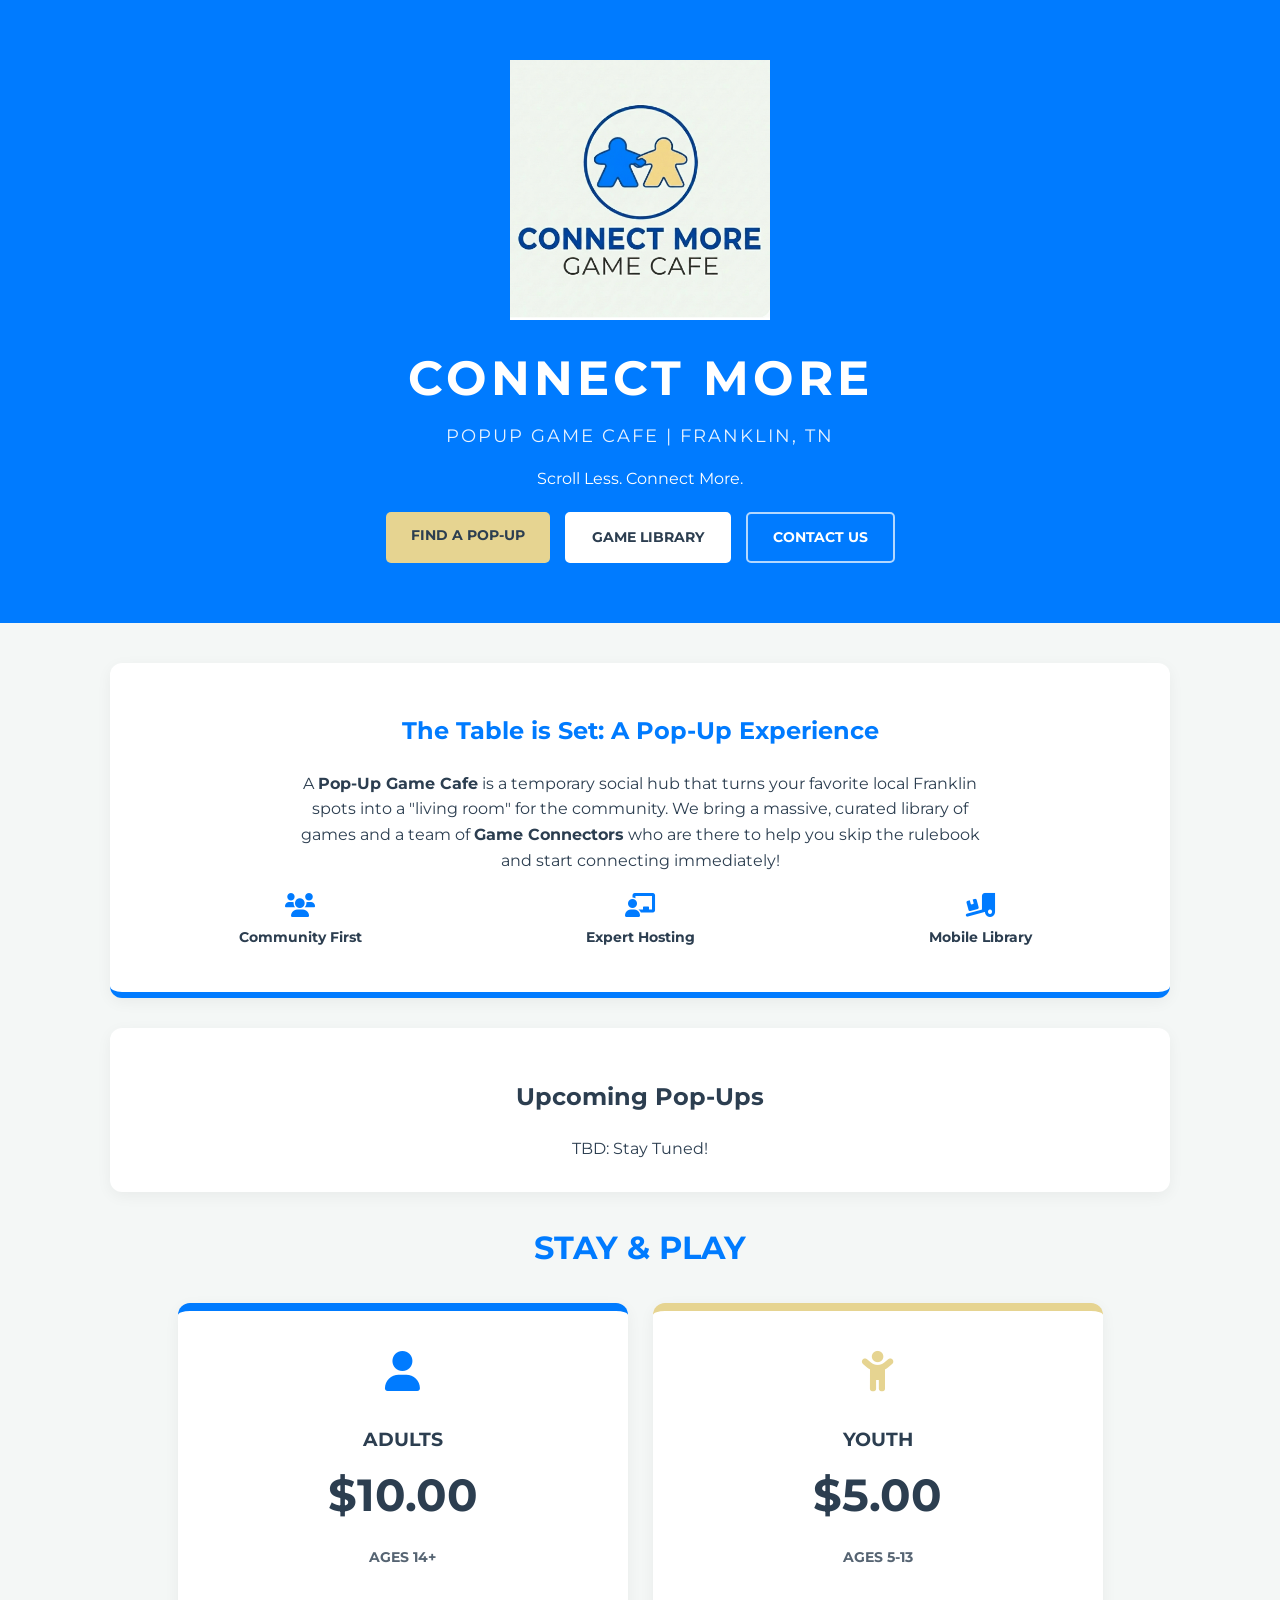
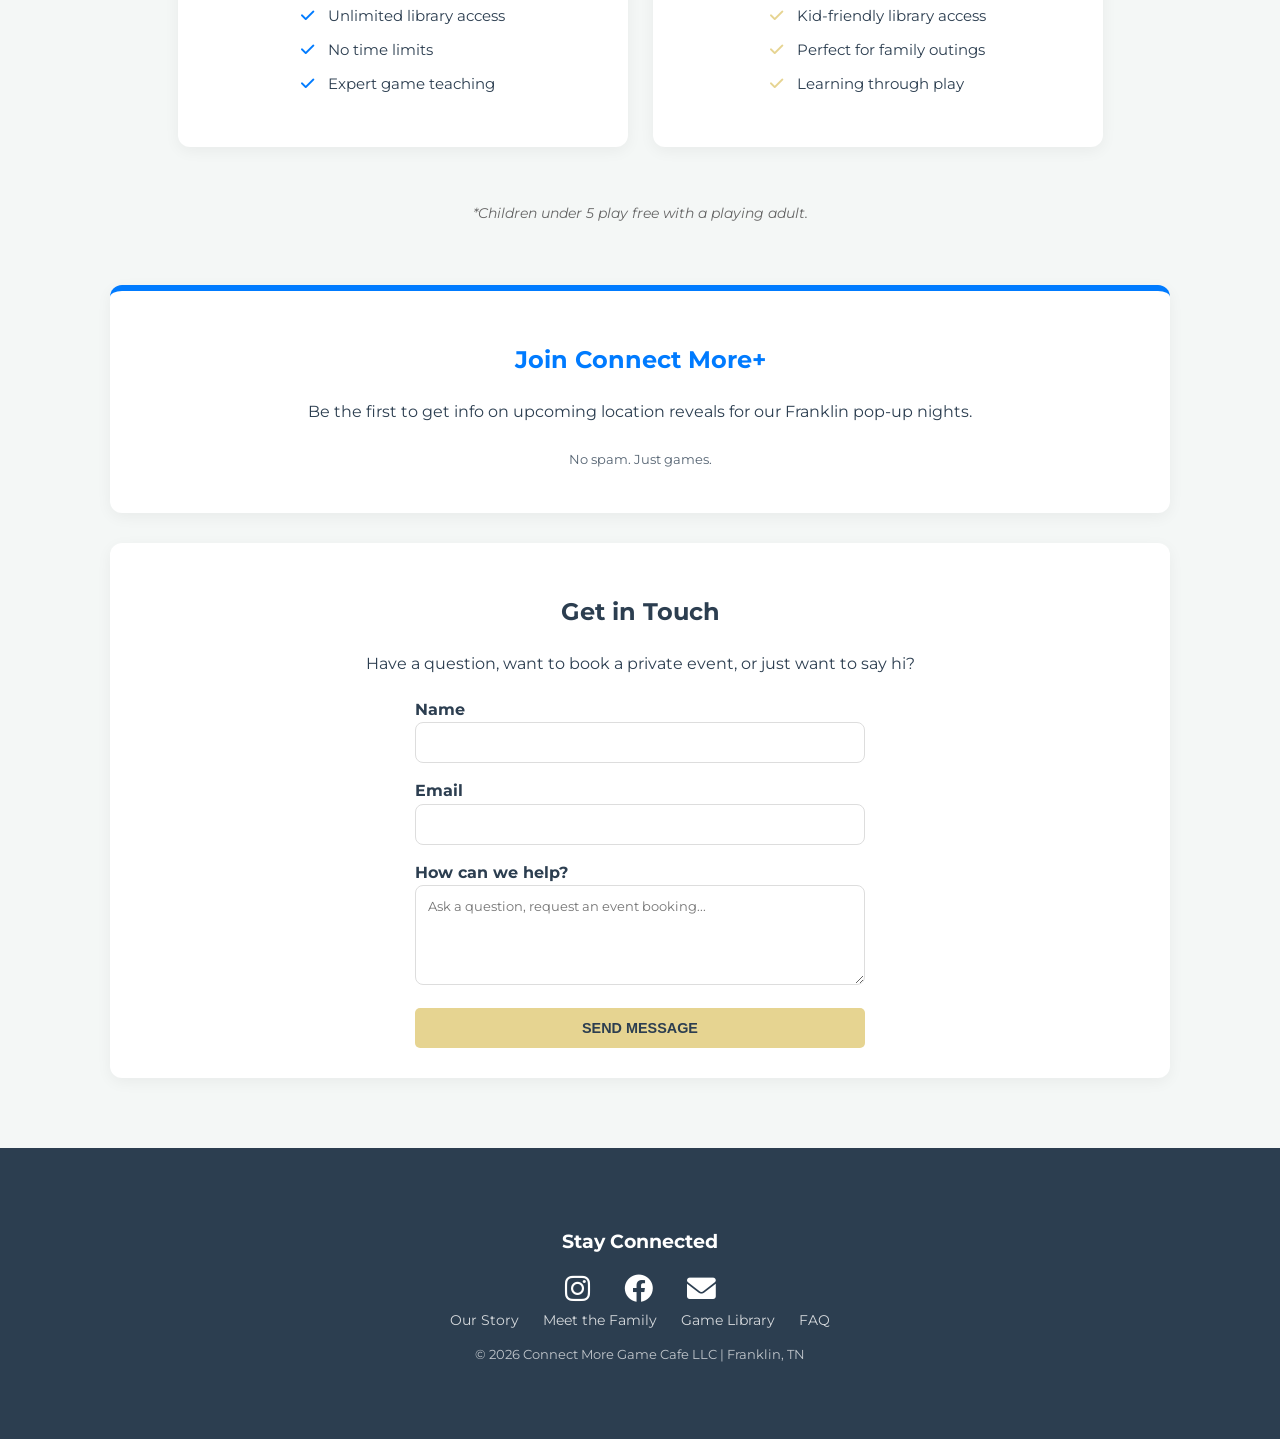
<file: index.html>
<!DOCTYPE html>
<html lang="en">
<head>
    <meta charset="UTF-8">
    <meta name="viewport" content="width=device-width, initial-scale=1.0">
    <title>Connect More Game Cafe LLC | Franklin, TN</title>
    <link href="https://fonts.googleapis.com/css2?family=Montserrat:wght@400;700&display=swap" rel="stylesheet">
    <link rel="stylesheet" href="https://cdnjs.cloudflare.com/ajax/libs/font-awesome/6.0.0/css/all.min.css">
    <link rel="stylesheet" href="style.css">

    <script>
      (function (s, e, n, d, er) {
        s['Sender'] = er;
        s[er] = s[er] || function () {
          (s[er].q = s[er].q || []).push(arguments)
        }, s[er].l = 1 * new Date();
        var a = e.createElement(n),
            m = e.getElementsByTagName(n)[0];
        a.async = 1;
        a.src = d;
        m.parentNode.insertBefore(a, m)
      })(window, document, 'script', 'https://cdn.sender.net/accounts_resources/universal.js', 'sender');
      sender('6c119623044886')
    </script>
</head>
<body>

<header style="background-color: var(--diode-blue);">
    <a href="index.html"><img class="piccenter" src="logo.png" alt="Connect More Logo"></a>
    <div class="hero-text">CONNECT MORE</div>
    <div class="tagline">POPUP GAME CAFE | FRANKLIN, TN</div>
    <p>Scroll Less. Connect More.</p>
    <div class="nav-container">
        <a href="#schedule" class="btn">FIND A POP-UP</a>
        <a href="game_menu.html" class="btn" style="background-color: var(--white); color: var(--black-cat); border: 2px solid white;">GAME LIBRARY</a>
        <a href="#contact" class="btn btn-secondary">CONTACT US</a>
    </div>
</header>

<div class="container">
    <div class="card" style="text-align: center; border-bottom: 6px solid var(--diode-blue);">
        <h2 style="color: var(--diode-blue);">The Table is Set: A Pop-Up Experience</h2>
        <p style="max-width: 700px; margin: 0 auto 20px auto; line-height: 1.6;">
            A <strong>Pop-Up Game Cafe</strong> is a temporary social hub that turns your favorite local Franklin spots into a "living room" for the community. 
            We bring a massive, curated library of games and a team of <strong>Game Connectors</strong> who are there to help you skip the rulebook and start connecting immediately!
        </p>
        
        <div style="display: flex; justify-content: center; gap: 20px; flex-wrap: wrap; margin-top: 20px;">
            <div style="flex: 1; min-width: 150px;">
                <i class="fas fa-users" style="color: var(--diode-blue); font-size: 1.5rem;"></i>
                <p style="font-size: 0.85rem; font-weight: bold; margin-top: 5px;">Community First</p>
            </div>
            <div style="flex: 1; min-width: 150px;">
                <i class="fas fa-chalkboard-user" style="color: var(--diode-blue); font-size: 1.5rem;"></i>
                <p style="font-size: 0.85rem; font-weight: bold; margin-top: 5px;">Expert Hosting</p>
            </div>
            <div style="flex: 1; min-width: 150px;">
                <i class="fas fa-truck-ramp-box" style="color: var(--diode-blue); font-size: 1.5rem;"></i>
                <p style="font-size: 0.85rem; font-weight: bold; margin-top: 5px;">Mobile Library</p>
            </div>
        </div>
    </div>

    <div id="schedule" class="card" style="text-align:center;">
        <h2>Upcoming Pop-Ups</h2>
        <div class="schedule-badge">TBD: Stay Tuned!</div>
    </div>

    <div id="pricing" style="margin-bottom: 60px;">
        <h2 style="text-align: center; color: var(--diode-blue); margin-bottom: 30px; font-size: 2rem;">STAY & PLAY</h2>
        
        <div style="display: flex; gap: 25px; justify-content: center; flex-wrap: wrap; max-width: 1000px; margin: 0 auto;">
            
            <div class="card" style="flex: 1; min-width: 300px; max-width: 450px; text-align: center; border-top: 8px solid var(--diode-blue); padding: 40px 20px;">
                <i class="fas fa-user" style="font-size: 2.5rem; color: var(--diode-blue); margin-bottom: 15px;"></i>
                <h3 style="margin-bottom: 5px; text-transform: uppercase;">Adults</h3>
                <div style="font-size: 2.8rem; font-weight: 700; color: var(--black-cat); margin-bottom: 5px;">$10.00</div>
                <p style="font-size: 0.9rem; margin-bottom: 25px; opacity: 0.8; font-weight: bold;">AGES 14+</p>
                <div style="text-align: left; font-size: 0.95rem; display: inline-block;">
                    <p style="margin: 10px 0;"><i class="fas fa-check" style="color: var(--diode-blue); margin-right: 10px;"></i> Unlimited library access</p>
                    <p style="margin: 10px 0;"><i class="fas fa-check" style="color: var(--diode-blue); margin-right: 10px;"></i> No time limits</p>
                    <p style="margin: 10px 0;"><i class="fas fa-check" style="color: var(--diode-blue); margin-right: 10px;"></i> Expert game teaching</p>
                </div>
            </div>

            <div class="card" style="flex: 1; min-width: 300px; max-width: 450px; text-align: center; border-top: 8px solid var(--yellow-jasper); padding: 40px 20px;">
                <i class="fas fa-child" style="font-size: 2.5rem; color: var(--yellow-jasper); margin-bottom: 15px;"></i>
                <h3 style="margin-bottom: 5px; text-transform: uppercase;">Youth</h3>
                <div style="font-size: 2.8rem; font-weight: 700; color: var(--black-cat); margin-bottom: 5px;">$5.00</div>
                <p style="font-size: 0.9rem; margin-bottom: 25px; opacity: 0.8; font-weight: bold;">AGES 5-13</p>
                <div style="text-align: left; font-size: 0.95rem; display: inline-block;">
                    <p style="margin: 10px 0;"><i class="fas fa-check" style="color: var(--yellow-jasper); margin-right: 10px;"></i> Kid-friendly library access</p>
                    <p style="margin: 10px 0;"><i class="fas fa-check" style="color: var(--yellow-jasper); margin-right: 10px;"></i> Perfect for family outings</p>
                    <p style="margin: 10px 0;"><i class="fas fa-check" style="color: var(--yellow-jasper); margin-right: 10px;"></i> Learning through play</p>
                </div>
            </div>
        </div>
        
        <p style="text-align: center; font-size: 0.9rem; margin-top: 25px; font-style: italic; color: #666;">
            *Children under 5 play free with a playing adult.
        </p>
    </div>

    <div id="newsletter" class="card" style="text-align: center; border-top: 6px solid var(--diode-blue);">
        <h2 style="color: var(--diode-blue);">Join Connect More+</h2>
        <p style="margin-bottom: 25px;">Be the first to get info on upcoming location reveals for our Franklin pop-up nights.</p>
        <div style="text-align: center" class="sender-form-field" data-sender-form-id="av26Z8"></div>
        <p style="font-size: 0.8rem; margin-top: 15px; opacity: 0.8;">No spam. Just games.</p>
    </div>
    
    <div id="contact" class="card">
        <h2 style="text-align: center;">Get in Touch</h2>
        <p style="text-align: center; margin-bottom: 20px;">Have a question, want to book a private event, or just want to say hi?</p>
        <form name="contact" method="POST" data-netlify="true" style="max-width: 450px; margin: 0 auto;">
            <input type="hidden" name="form-name" value="contact">
            <div style="margin-bottom: 15px;">
                <label style="display: block; font-weight: 700;">Name</label>
                <input type="text" name="name" required style="width: 100%; padding: 12px; border-radius: 8px; border: 1px solid #ddd; box-sizing: border-box;">
            </div>
            <div style="margin-bottom: 15px;">
                <label style="display: block; font-weight: 700;">Email</label>
                <input type="email" name="email" required style="width: 100%; padding: 12px; border-radius: 8px; border: 1px solid #ddd; box-sizing: border-box;">
            </div>
            <div style="margin-bottom: 15px;">
                <label style="display: block; font-weight: 700;">How can we help?</label>
                <textarea name="message" placeholder="Ask a question, request an event booking..." required style="width: 100%; padding: 12px; border-radius: 8px; border: 1px solid #ddd; box-sizing: border-box; min-height: 100px; font-family: 'Montserrat', sans-serif;"></textarea>
            </div>
            <button type="submit" class="btn" style="width: 100%; cursor: pointer;">Send Message</button>
        </form>
    </div>
</div>

<footer class="footer">
    <h3>Stay Connected</h3>
    <div class="social-icons">
        <a href="https://instagram.com/connectmoregamecafe" target="_blank"><i class="fab fa-instagram"></i></a>
        <a href="https://www.facebook.com/profile.php?id=61582265409098" target="_blank"><i class="fab fa-facebook"></i></a>
        <a href="mailto:connect@connectmoregamecafe.com"><i class="fas fa-envelope"></i></a>
    </div>
    <div class="footer-nav">
        <a href="about.html">Our Story</a>
        <a href="owners.html">Meet the Family</a>
        <a href="game_menu.html">Game Library</a>
        <a href="faq.html">FAQ</a>
    </div>
    <p style="font-size: 0.8rem; opacity: 0.7;">&copy; 2026 Connect More Game Cafe LLC | Franklin, TN</p>
</footer>

</body>
</html>
</file>
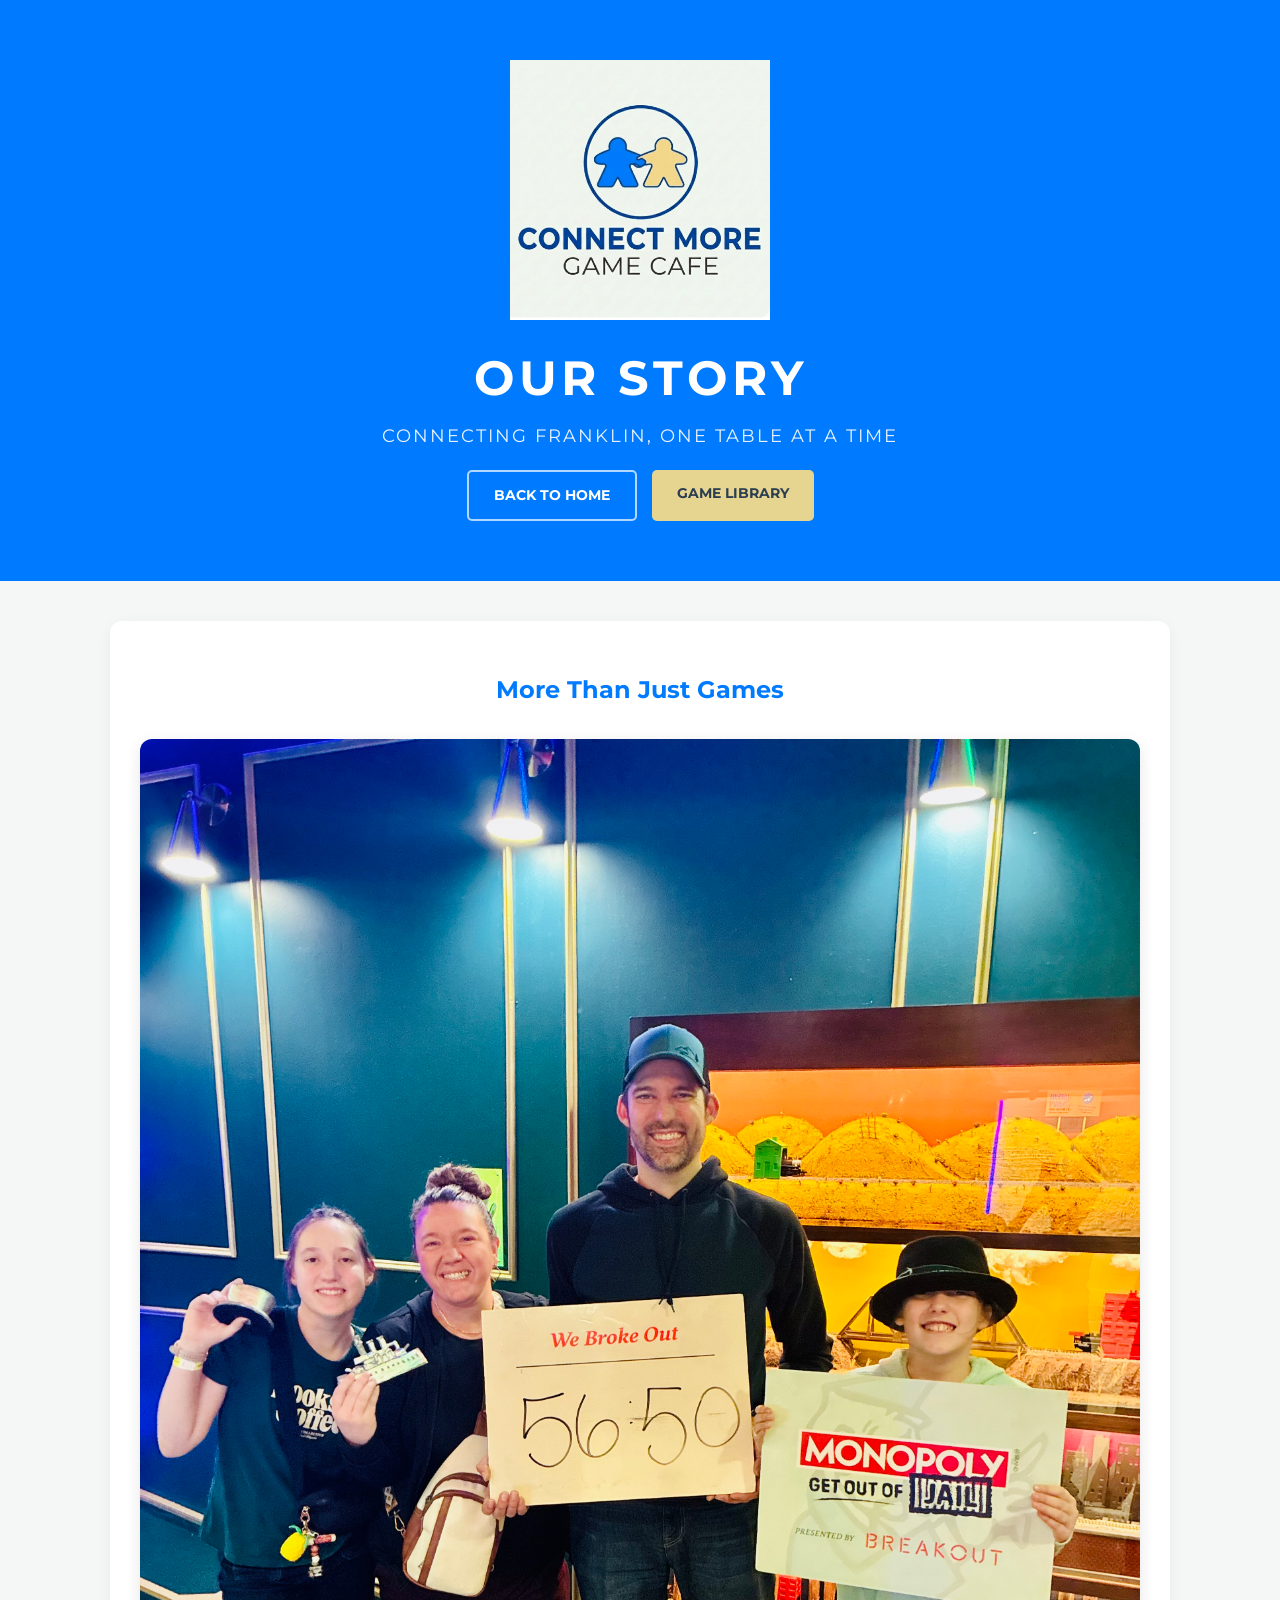
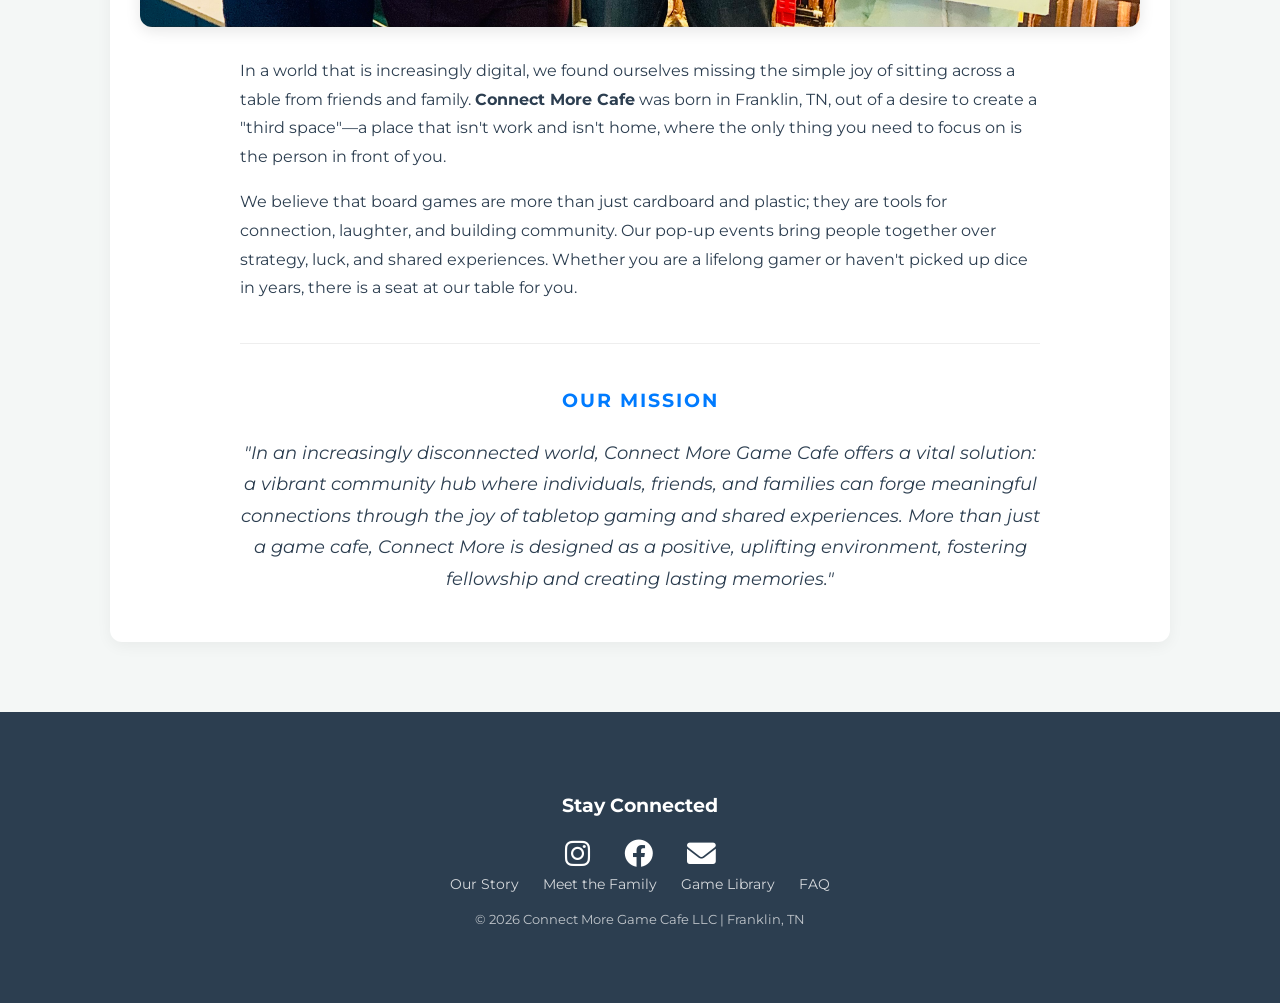
<file: about.html>
<!DOCTYPE html>
<html lang="en">
<head>
    <meta charset="UTF-8">
    <meta name="viewport" content="width=device-width, initial-scale=1.0">
    <title>Our Story | Connect More Game Cafe LLC</title>
    <link href="https://fonts.googleapis.com/css2?family=Montserrat:wght@400;700&display=swap" rel="stylesheet">
    <link rel="stylesheet" href="https://cdnjs.cloudflare.com/ajax/libs/font-awesome/6.0.0/css/all.min.css">
    <link rel="stylesheet" href="style.css">
</head>
<body>

<header style="background-color: var(--diode-blue);">
    <a href="index.html"><img class="piccenter" src="logo.png" alt="Connect More Logo"></a>
    <div class="hero-text">OUR STORY</div>
    <div class="tagline">CONNECTING FRANKLIN, ONE TABLE AT A TIME</div>
    <div class="nav-container">
        <a href="index.html" class="btn btn-secondary">BACK TO HOME</a>
        <a href="game_menu.html" class="btn">GAME LIBRARY</a>
    </div>
</header>

<div class="container">
    <div class="card">
        <h2 style="text-align: center; color: var(--diode-blue); margin-bottom: 30px;">More Than Just Games</h2>
        
        <div style="text-align: center; margin-bottom: 30px;">
            <img src="IMG_6140.jpg" alt="Connect More Cafe Experience" class="about-image" style="max-width: 100%; border-radius: 12px; box-shadow: 0 4px 15px rgba(0,0,0,0.1);">
        </div>

        <div class="about-content" style="max-width: 800px; margin: 0 auto; line-height: 1.8;">
            <p>In a world that is increasingly digital, we found ourselves missing the simple joy of sitting across a table from friends and family. <strong>Connect More Cafe</strong> was born in Franklin, TN, out of a desire to create a "third space"—a place that isn't work and isn't home, where the only thing you need to focus on is the person in front of you.</p>
            
            <p>We believe that board games are more than just cardboard and plastic; they are tools for connection, laughter, and building community. Our pop-up events bring people together over strategy, luck, and shared experiences. Whether you are a lifelong gamer or haven't picked up dice in years, there is a seat at our table for you.</p>
            
            <hr style="border: 0; height: 1px; background: #eee; margin: 40px 0;">

            <h3 style="color: var(--diode-blue); text-align: center; text-transform: uppercase; letter-spacing: 2px;">Our Mission</h3>
            <p style="text-align: center; font-style: italic; font-size: 1.1rem; color: var(--black-cat);">"In an increasingly disconnected world, Connect More Game Cafe offers a vital solution: a vibrant community hub where individuals, friends, and families can forge meaningful connections through the joy of tabletop gaming and shared experiences. More than just a game cafe, Connect More is designed as a positive, uplifting environment, fostering fellowship and creating lasting memories."</p>
        </div>
    </div>
</div>

<footer class="footer">
    <h3>Stay Connected</h3>
    <div class="social-icons">
        <a href="https://instagram.com/connectmoregamecafe" target="_blank"><i class="fab fa-instagram"></i></a>
        <a href="https://www.facebook.com/profile.php?id=61582265409098" target="_blank"><i class="fab fa-facebook"></i></a>
        <a href="mailto:connect@connectmoregamecafe.com"><i class="fas fa-envelope"></i></a>
    </div>
    <div class="footer-nav">
        <a href="about.html">Our Story</a>
        <a href="owners.html">Meet the Family</a>
        <a href="game_menu.html">Game Library</a>
        <a href="faq.html">FAQ</a>
    </div>
    <p style="font-size: 0.8rem; opacity: 0.7;">&copy; 2026 Connect More Game Cafe LLC | Franklin, TN</p>
</footer>

<script src="script.js"></script>
</body>
</html>
</file>
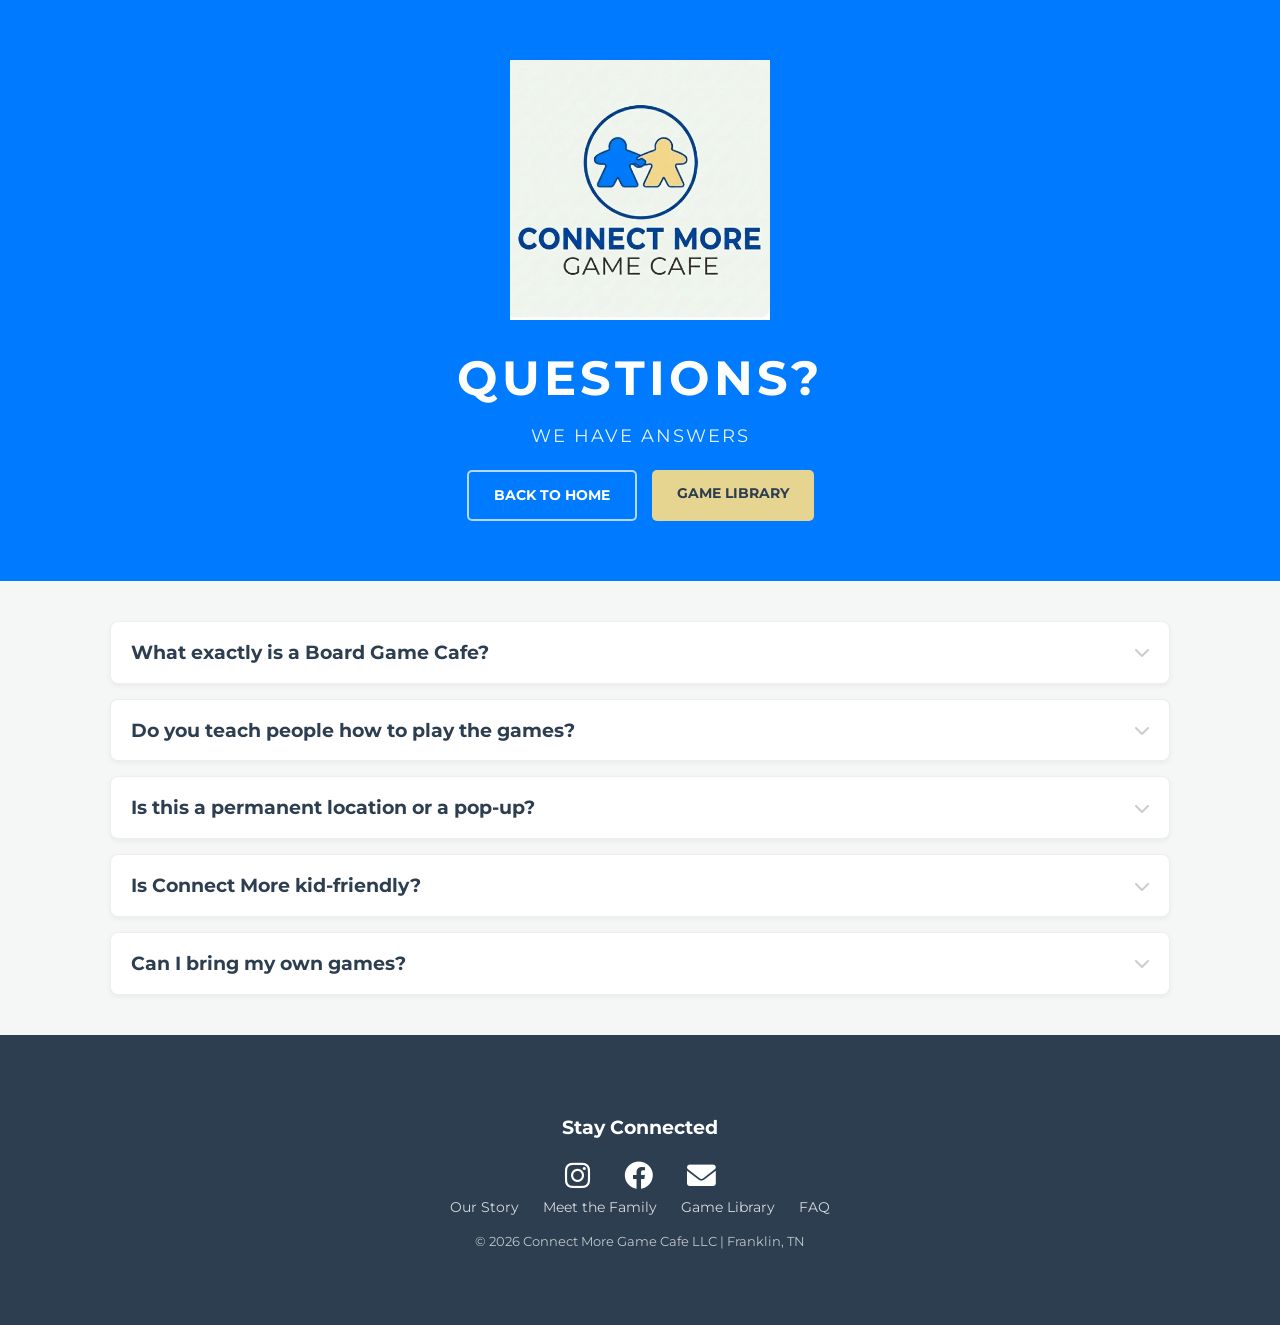
<file: faq.html>
<!DOCTYPE html>
<html lang="en">
<head>
    <meta charset="UTF-8">
    <meta name="viewport" content="width=device-width, initial-scale=1.0">
    <title>FAQ | Connect More Game Cafe</title>
    <link href="https://fonts.googleapis.com/css2?family=Montserrat:wght@400;700&display=swap" rel="stylesheet">
    <link rel="stylesheet" href="https://cdnjs.cloudflare.com/ajax/libs/font-awesome/6.0.0/css/all.min.css">
    <link rel="stylesheet" href="style.css">
</head>
<body>

<header style="background-color: var(--diode-blue);">
    <a href="index.html"><img class="piccenter" src="logo.png" alt="Connect More Logo"></a>
    <div class="hero-text">QUESTIONS?</div>
    <div class="tagline">WE HAVE ANSWERS</div>
    <div class="nav-container">
        <a href="index.html" class="btn btn-secondary">BACK TO HOME</a>
        <a href="game_menu.html" class="btn">GAME LIBRARY</a>
    </div>
</header>

<div class="container">
    <div id="faqGrid" class="list-view">
        
        <div class="game-card">
            <div class="game-header">
                <div class="game-title-row">
                    <h2>What exactly is a Board Game Cafe?</h2>
                    <i class="fas fa-chevron-down arrow"></i>
                </div>
            </div>
            <div class="game-content">
                <p>A board game cafe is a social space designed for friends, families, and even strangers to gather over a shared activity. Unlike a traditional cafe where you might sit with a laptop, we encourage you to put the screens away. You pay a small cover fee for access to our curated library of 44+ games, and we provide the snacks, drinks, and expertise to make sure you have a great time.</p>
            </div>
        </div>

        <div class="game-card">
            <div class="game-header">
                <div class="game-title-row">
                    <h2>Do you teach people how to play the games?</h2>
                    <i class="fas fa-chevron-down arrow"></i>
                </div>
            </div>
            <div class="game-content">
                <p>Absolutely! That is the "Connect More" difference. Our **Game Connectors** (like Jake and Emma Kate) are experts at our library. If you find a game you like but don't want to spend 30 minutes reading a manual, just ask! We love helping you skip the rules and start playing immediately.</p>
            </div>
        </div>

        <div class="game-card">
            <div class="game-header">
                <div class="game-title-row">
                    <h2>Is this a permanent location or a pop-up?</h2>
                    <i class="fas fa-chevron-down arrow"></i>
                </div>
            </div>
            <div class="game-content">
                <p>We are currently operating as a high-end **pop-up experience** in Franklin, TN. We partner with local venues to host dedicated gaming nights. This allows us to bring the community together in different spaces while we scout for our perfect permanent home!</p>
            </div>
        </div>

        <div class="game-card">
            <div class="game-header">
                <div class="game-title-row">
                    <h2>Is Connect More kid-friendly?</h2>
                    <i class="fas fa-chevron-down arrow"></i>
                </div>
            </div>
            <div class="game-content">
                <p>Very much so! We have a dedicated "Kids" section in our library with games specifically chosen for younger players. We believe that learning to win and lose gracefully is a great life skill, and board games are the perfect way to teach it.</p>
            </div>
        </div>

        <div class="game-card">
            <div class="game-header">
                <div class="game-title-row">
                    <h2>Can I bring my own games?</h2>
                    <i class="fas fa-chevron-down arrow"></i>
                </div>
            </div>
            <div class="game-content">
                <p>You are more than welcome to bring your favorites! However, we think you'll find something new to love in our curated collection. Please note that the "Game Cover" fee still applies to help us keep our space open and our staff ready to assist.</p>
            </div>
        </div>

    </div>
</div>

<footer class="footer">
    <h3>Stay Connected</h3>
    <div class="social-icons">
        <a href="https://instagram.com/connectmoregamecafe" target="_blank"><i class="fab fa-instagram"></i></a>
        <a href="https://www.facebook.com/profile.php?id=61582265409098" target="_blank"><i class="fab fa-facebook"></i></a>
        <a href="mailto:connect@connectmoregamecafe.com"><i class="fas fa-envelope"></i></a>
    </div>
    <div class="footer-nav">
        <a href="about.html">Our Story</a>
        <a href="owners.html">Meet the Family</a>
        <a href="game_menu.html">Game Library</a>
        <a href="faq.html">FAQ</a>
    </div>
    <p style="font-size: 0.8rem; opacity: 0.7;">&copy; 2026 Connect More Game Cafe LLC | Franklin, TN</p>
</footer>

<script src="script.js"></script>
</body>
</html>
</file>
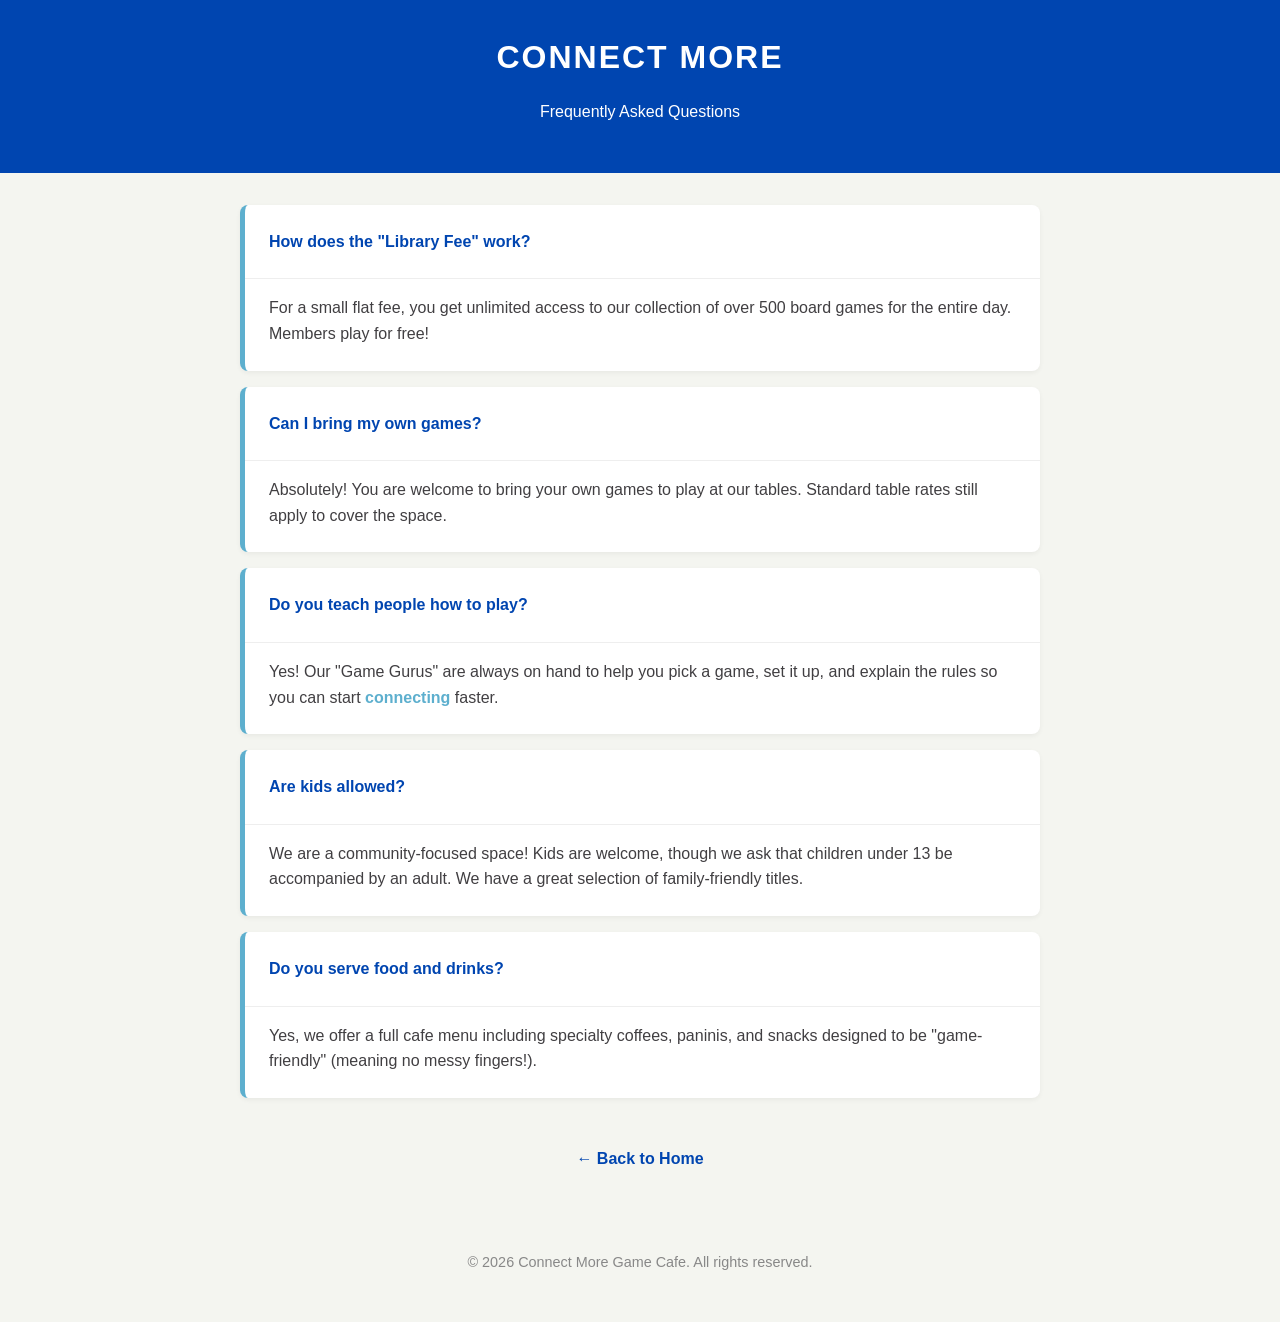
<file: faq.old.html>
<!DOCTYPE html>
<html lang="en">
<head>
    <meta charset="UTF-8">
    <meta name="viewport" content="width=device-width, initial-scale=1.0">
    <title>FAQ | Connect More Game Cafe</title>
    <style>
        :root {
            --diode-blue: #0045B0;
            --crystal-seas: #5dafce;
            --yellow-jasper: #F4D896;
            --black-cat: #413F42;
            --bright-white: #F4F5F0;
        }

        body {
            font-family: 'Segoe UI', Tahoma, Geneva, Verdana, sans-serif;
            background-color: var(--bright-white);
            color: var(--black-cat);
            line-height: 1.6;
            margin: 0;
            padding: 0;
        }

        header {
            background-color: var(--diode-blue);
            color: white;
            padding: 2rem 1rem;
            text-align: center;
        }

        header h1 {
            margin: 0;
            letter-spacing: 2px;
            text-transform: uppercase;
        }

        .container {
            max-width: 800px;
            margin: 2rem auto;
            padding: 0 1rem;
        }

        .faq-item {
            background: white;
            border-radius: 8px;
            margin-bottom: 1rem;
            box-shadow: 0 2px 5px rgba(0,0,0,0.05);
            border-left: 5px solid var(--crystal-seas);
            overflow: hidden;
        }

        .faq-question {
            padding: 1.5rem;
            cursor: pointer;
            font-weight: bold;
            color: var(--diode-blue);
            display: flex;
            justify-content: space-between;
            align-items: center;
        }

        .faq-question:hover {
            background-color: #f0f7ff;
        }

        .faq-answer {
            padding: 0 1.5rem 1.5rem;
            display: block; /* Change to none and add JS for accordion effect */
            color: var(--black-cat);
            border-top: 1px solid #eee;
            padding-top: 1rem;
        }

        .highlight {
            color: var(--crystal-seas);
            font-weight: bold;
        }

        footer {
            text-align: center;
            padding: 3rem 1rem;
            font-size: 0.9rem;
            color: #888;
        }

        .back-link {
            display: inline-block;
            margin-top: 2rem;
            color: var(--diode-blue);
            text-decoration: none;
            font-weight: bold;
        }

        .back-link:hover {
            text-decoration: underline;
        }
    </style>
</head>
<body>

<header>
    <h1>Connect More</h1>
    <p>Frequently Asked Questions</p>
</header>

<div class="container">
    
    <div class="faq-item">
        <div class="faq-question">How does the "Library Fee" work?</div>
        <div class="faq-answer">
            For a small flat fee, you get unlimited access to our collection of over 500 board games for the entire day. Members play for free!
        </div>
    </div>

    <div class="faq-item">
        <div class="faq-question">Can I bring my own games?</div>
        <div class="faq-answer">
            Absolutely! You are welcome to bring your own games to play at our tables. Standard table rates still apply to cover the space.
        </div>
    </div>

    <div class="faq-item">
        <div class="faq-question">Do you teach people how to play?</div>
        <div class="faq-answer">
            Yes! Our "Game Gurus" are always on hand to help you pick a game, set it up, and explain the rules so you can start <span class="highlight">connecting</span> faster.
        </div>
    </div>

    <div class="faq-item">
        <div class="faq-question">Are kids allowed?</div>
        <div class="faq-answer">
            We are a community-focused space! Kids are welcome, though we ask that children under 13 be accompanied by an adult. We have a great selection of family-friendly titles.
        </div>
    </div>

    <div class="faq-item">
        <div class="faq-question">Do you serve food and drinks?</div>
        <div class="faq-answer">
            Yes, we offer a full cafe menu including specialty coffees, paninis, and snacks designed to be "game-friendly" (meaning no messy fingers!).
        </div>
    </div>

    <center>
        <a href="index.html" class="back-link">← Back to Home</a>
    </center>
</div>

<footer>
    &copy; 2026 Connect More Game Cafe. All rights reserved.
</footer>

</body>
</html>
</file>
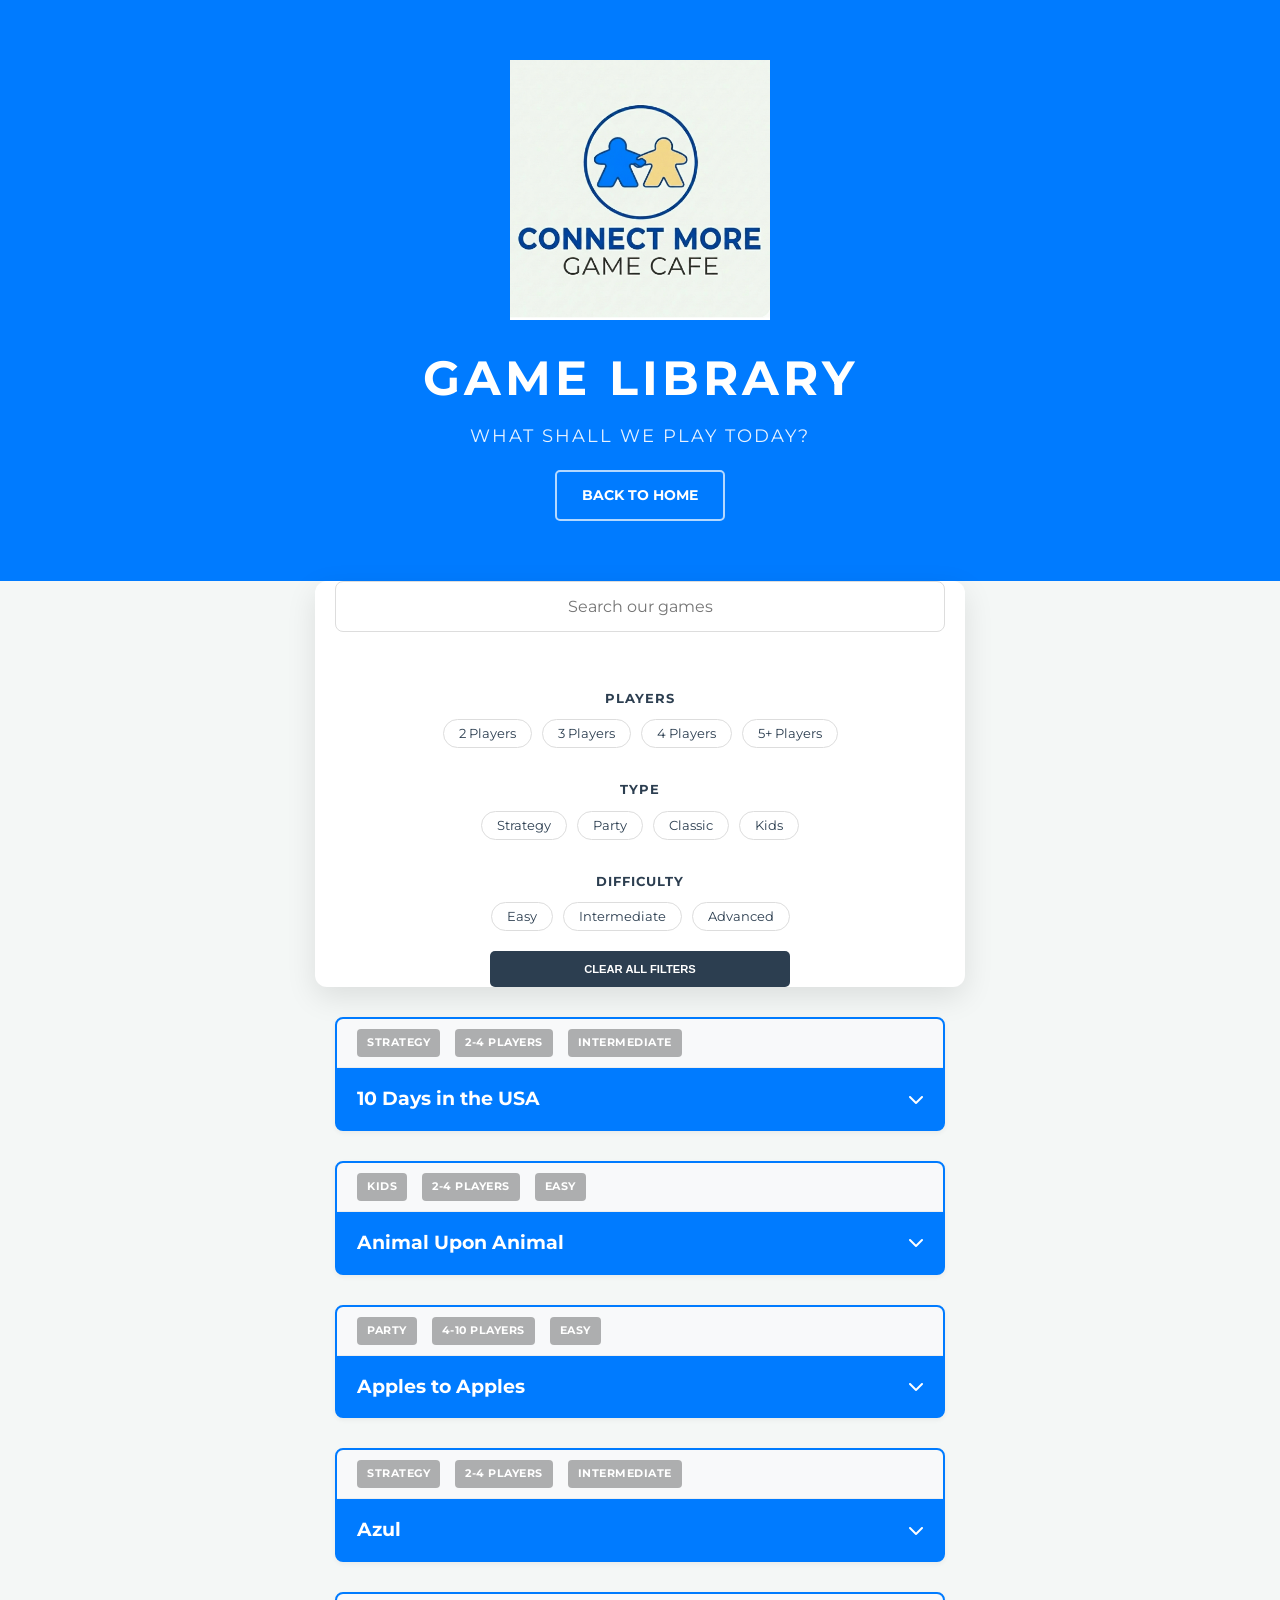
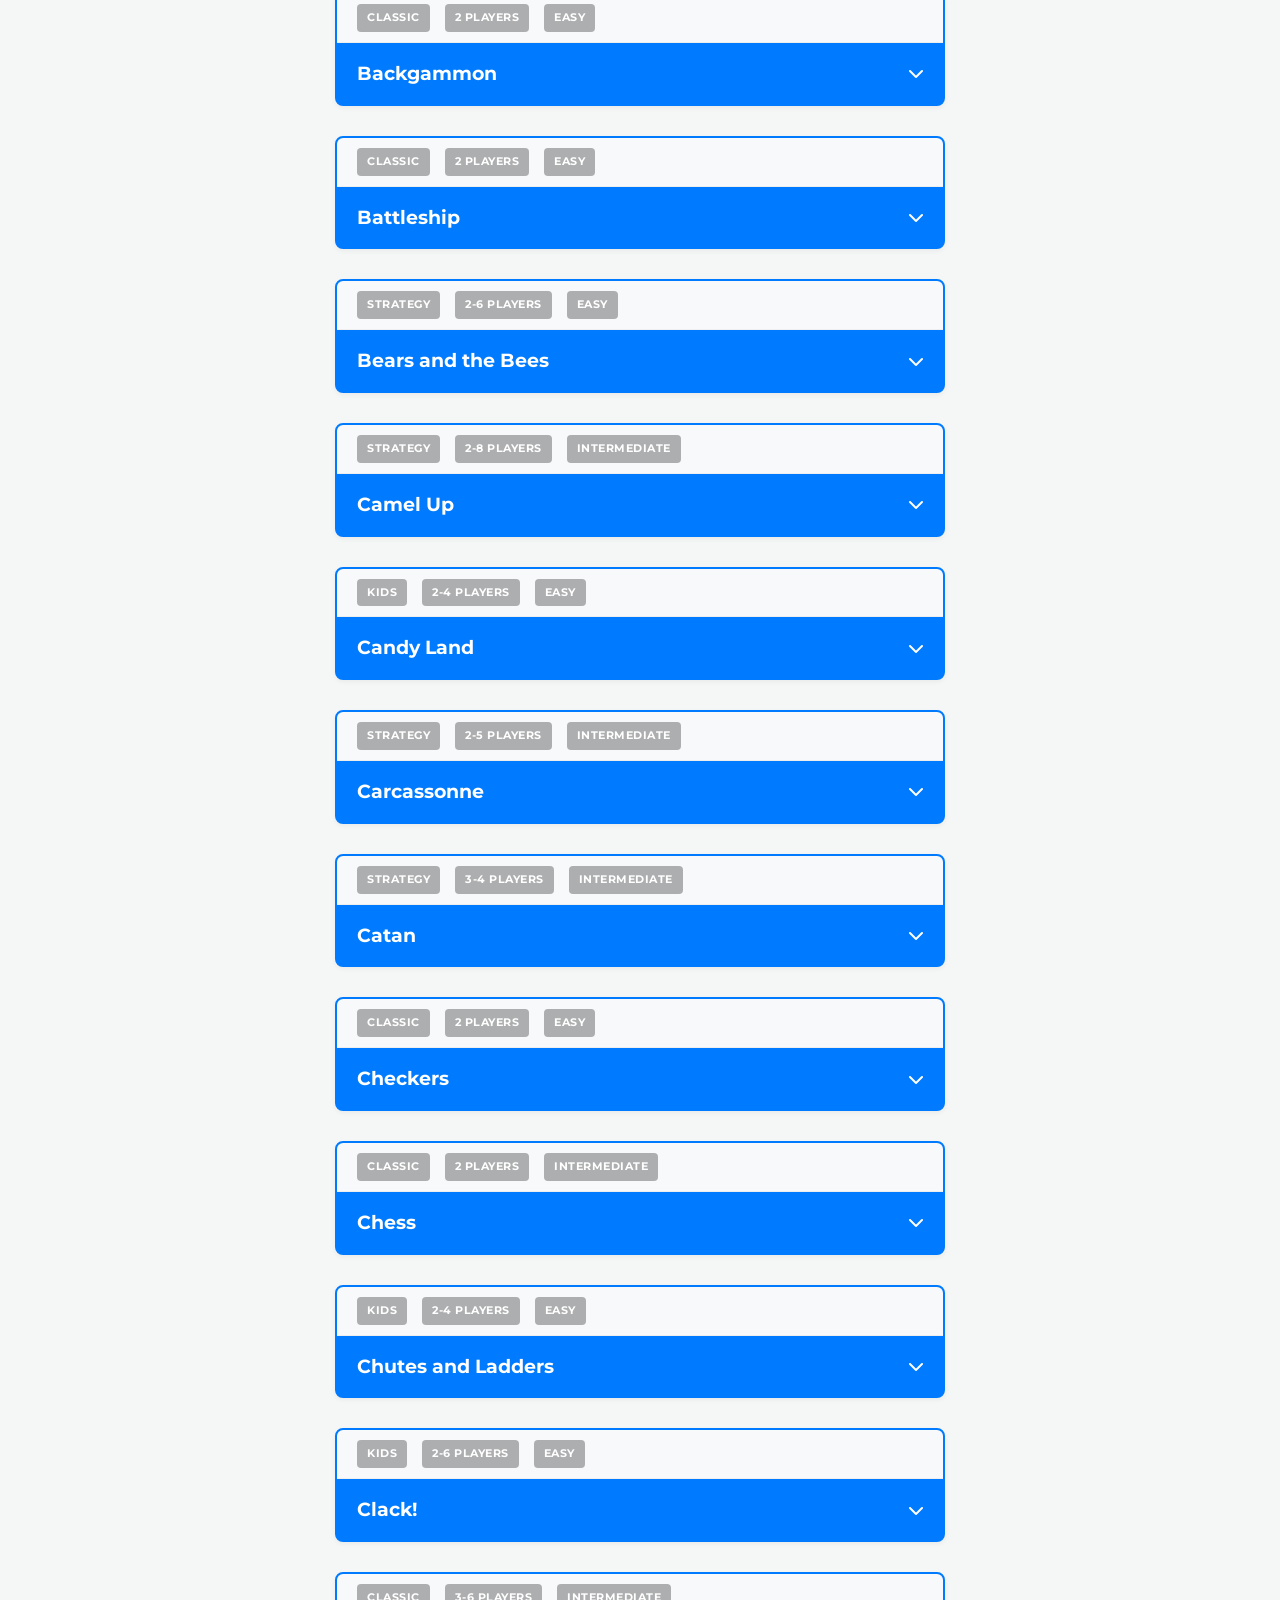
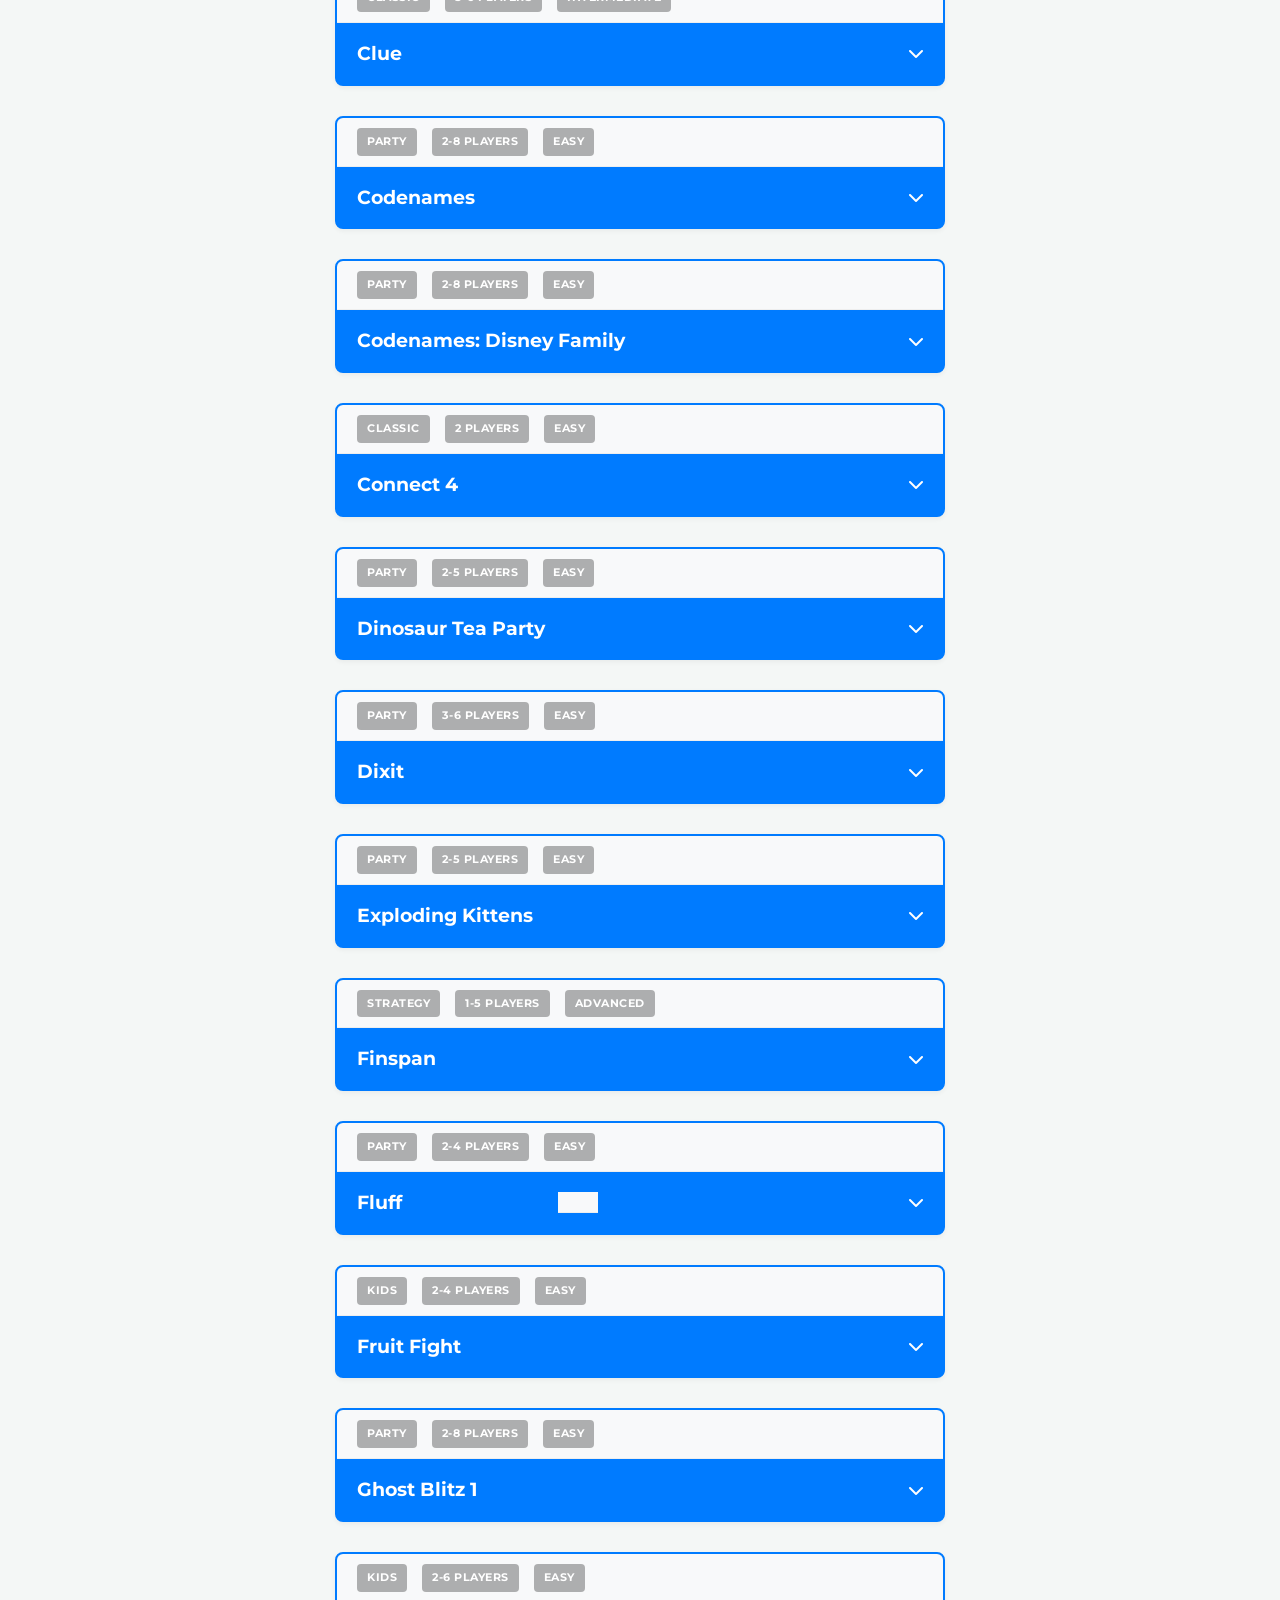
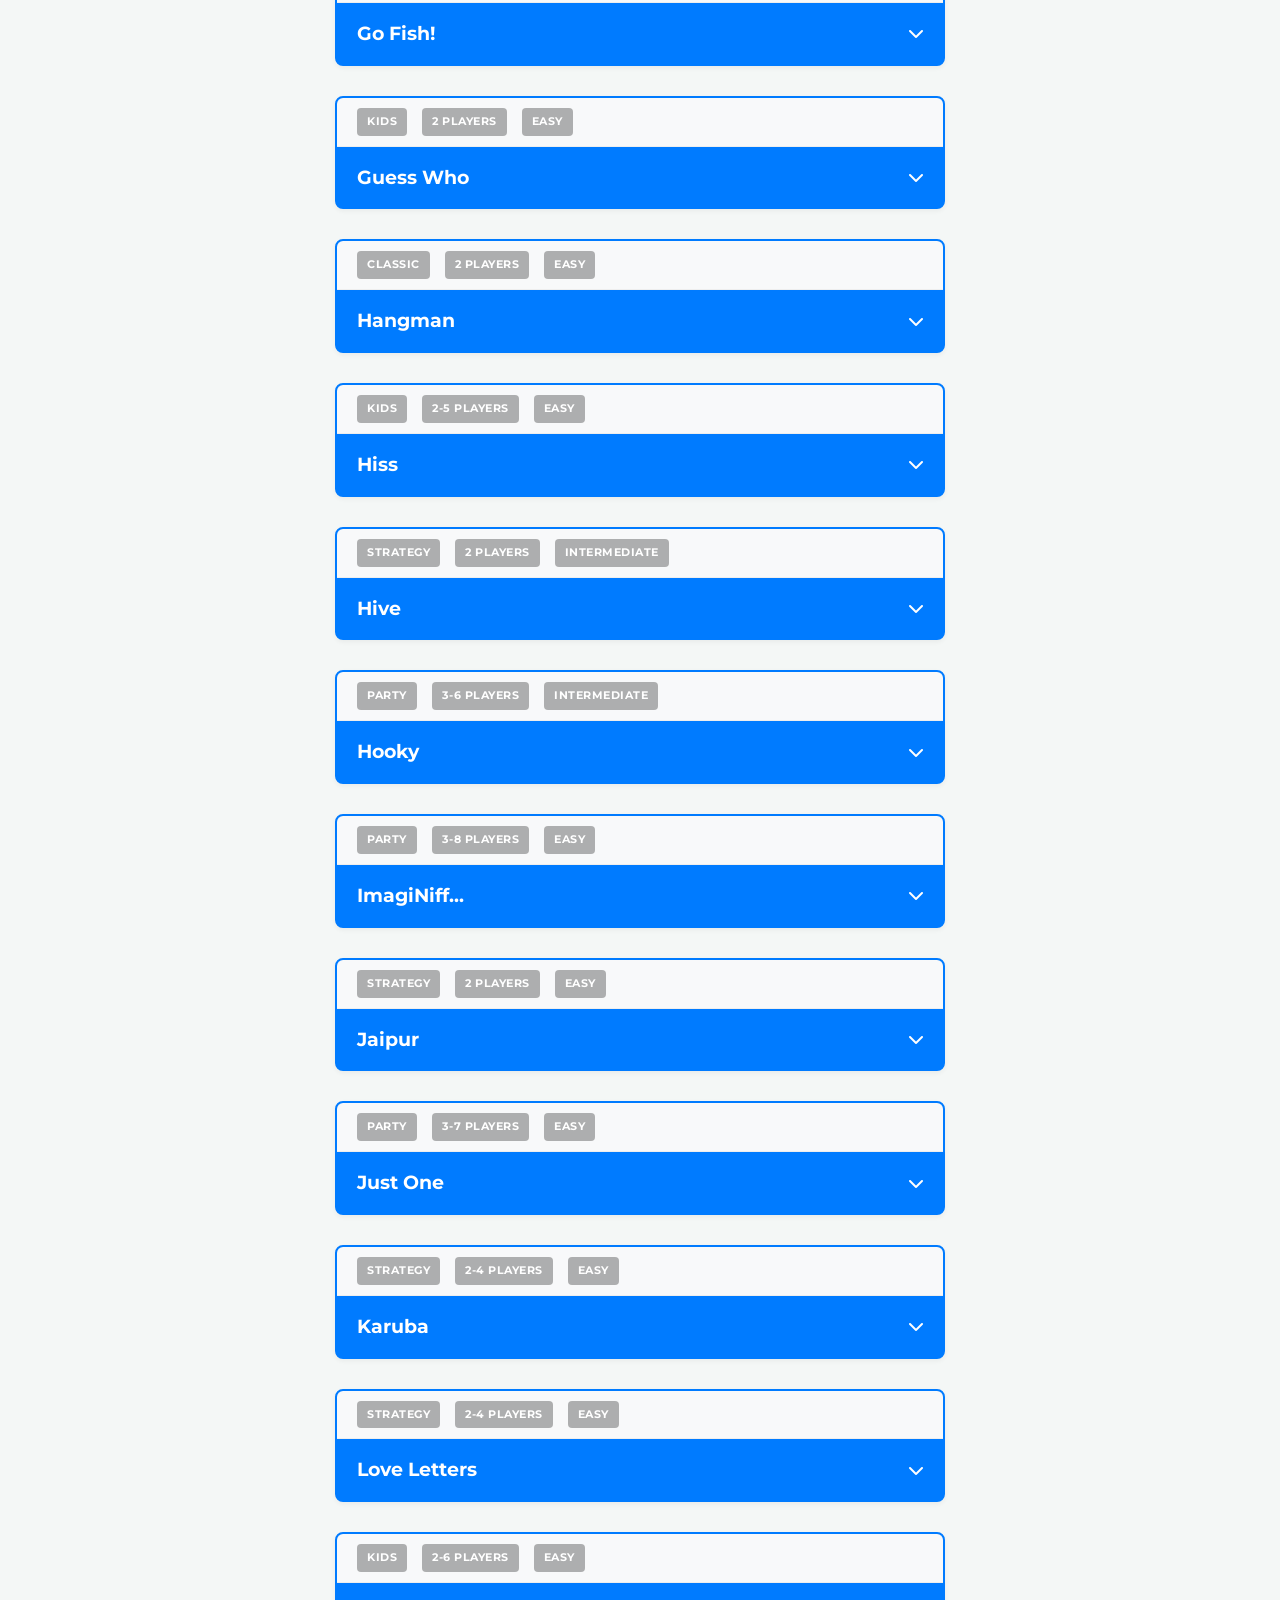
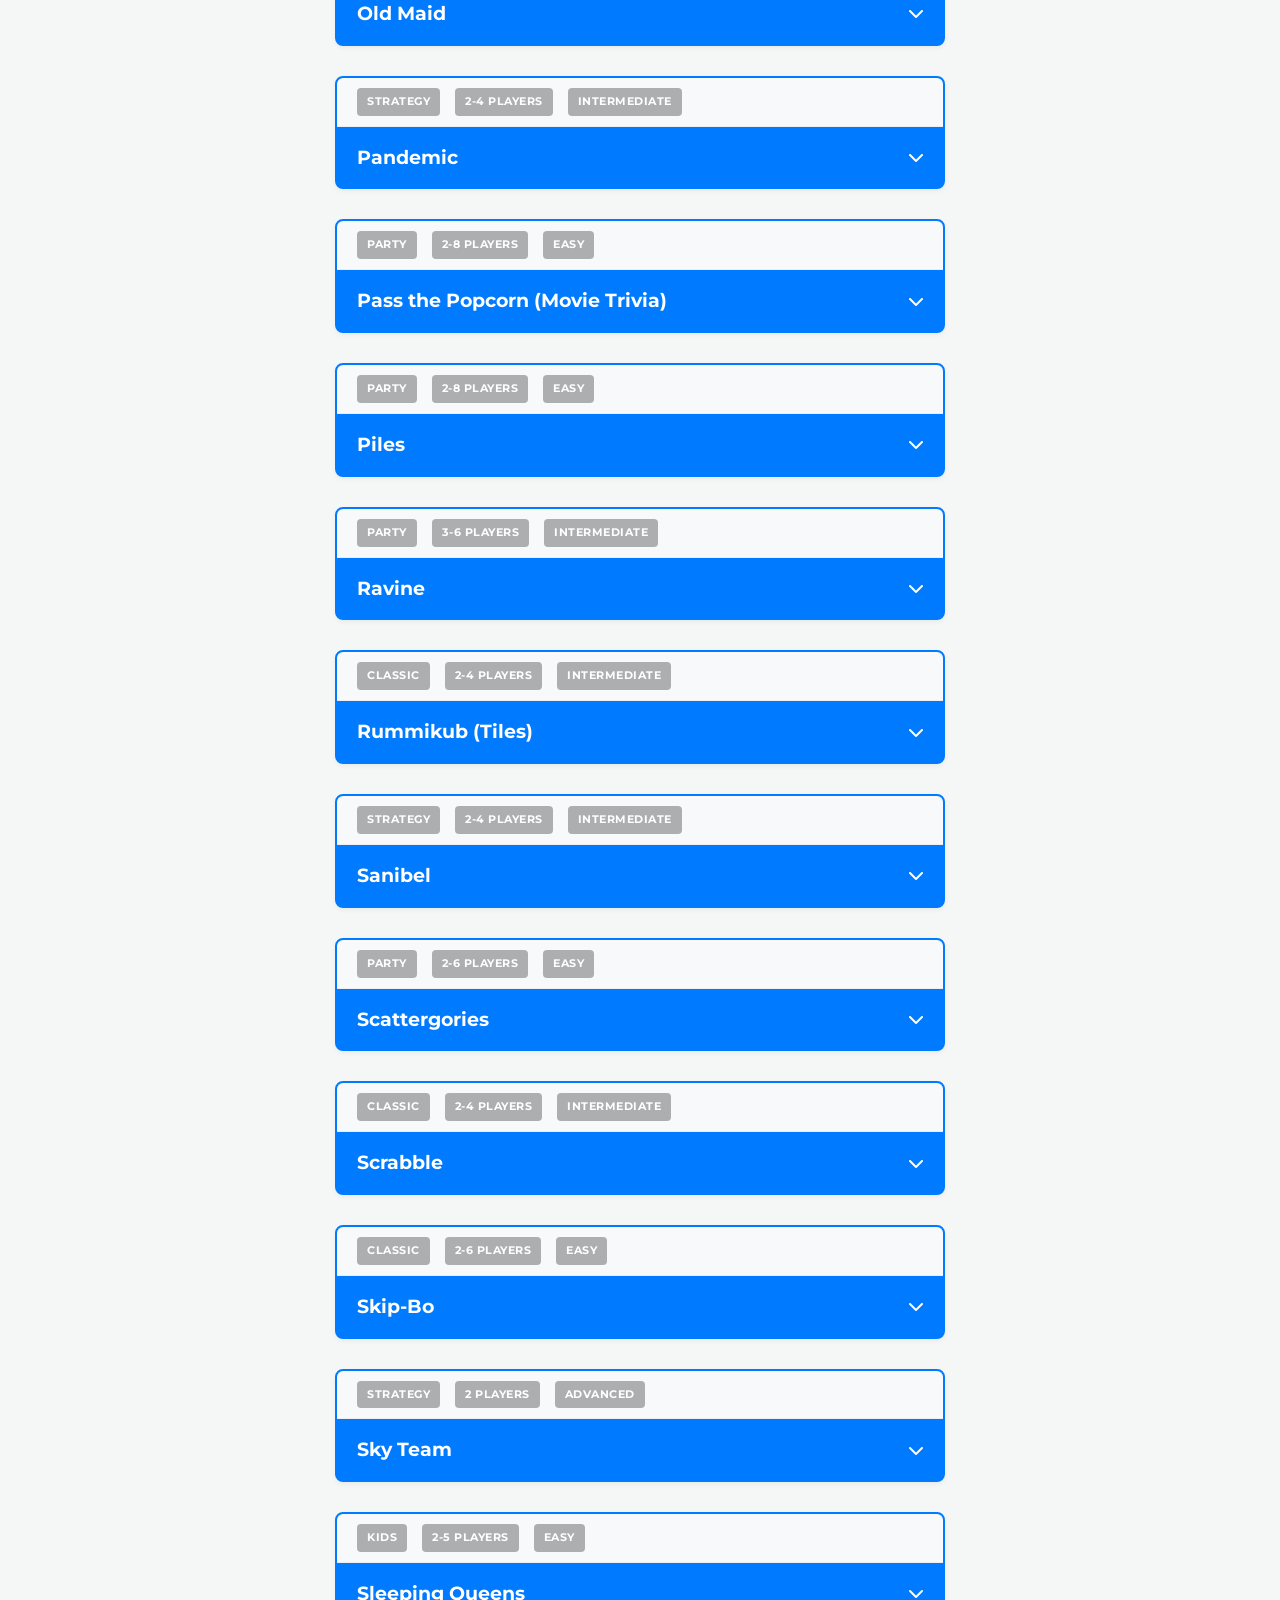
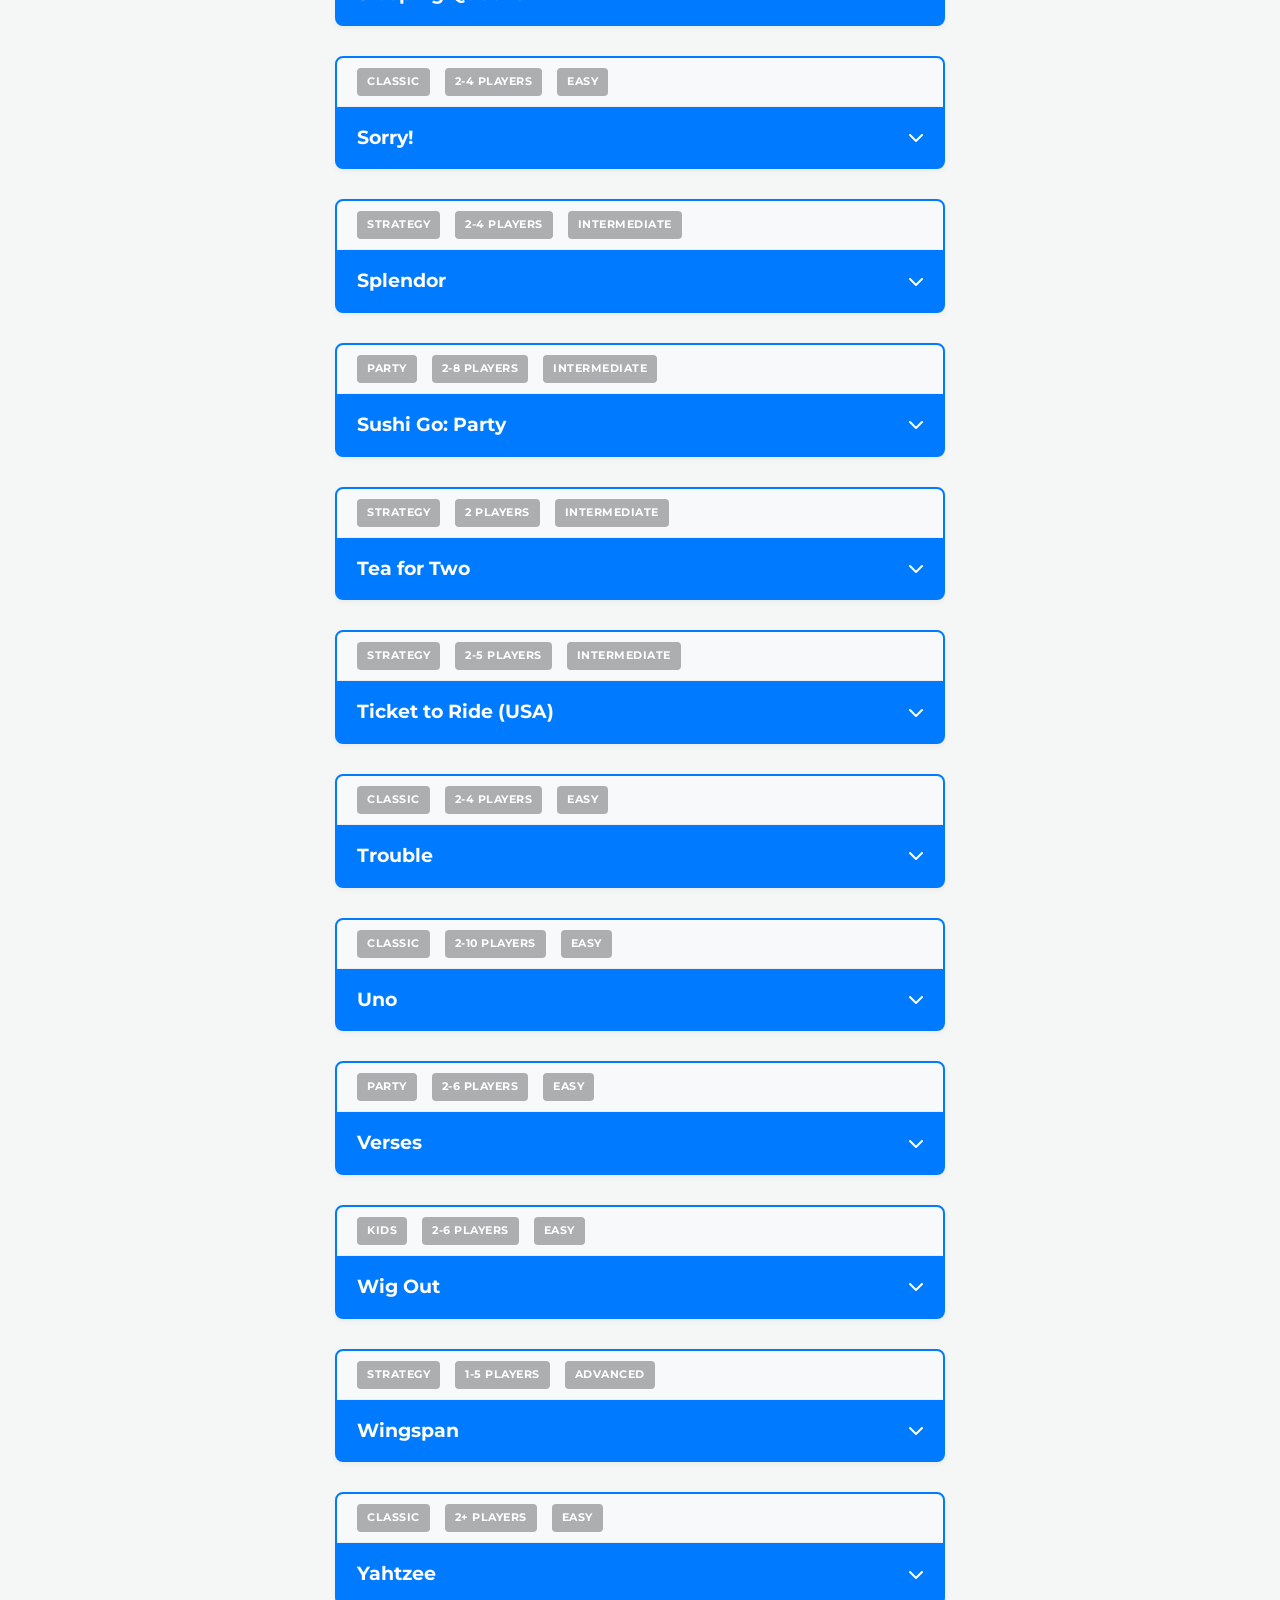
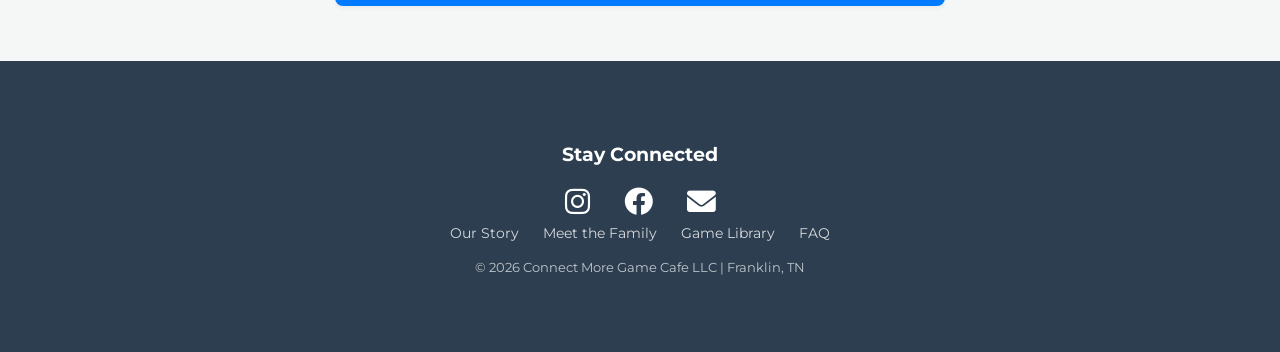
<file: game_menu.html>
<!DOCTYPE html>
<html lang="en">
<head>
    <meta charset="UTF-8">
    <meta name="viewport" content="width=device-width, initial-scale=1.0">
    <title>Game Library | Connect More Game Cafe</title>
    <link href="https://fonts.googleapis.com/css2?family=Montserrat:wght@400;700&display=swap" rel="stylesheet">
    <link rel="stylesheet" href="https://cdnjs.cloudflare.com/ajax/libs/font-awesome/6.0.0/css/all.min.css">
    <link rel="stylesheet" href="style.css">
    <style>
        .search-section, .list-view {
            max-width: 650px;
            margin-left: auto;
            margin-right: auto;
            padding: 0 20px;
        }
        
        .game-card {
            background-color: var(--diode-blue) !important;
            border: 2px solid var(--diode-blue) !important;
            color: white !important;
            margin-bottom: 15px;
            border-radius: 8px;
            overflow: hidden;
        }

        .game-header h2,
        .game-content p,
        .game-card .arrow {
            color: white !important;
        }
        
        .game-card .badge {
            background-color: rgba(0, 0, 0, 0.3) !important;
            color: white !important;
            padding: 5px 10px;
            border-radius: 4px;
            display: inline-block;
            margin-right: 5px;
            font-size: 0.7rem;
        }

        .game-card.active .arrow {
            color: white !important;
        }

        .filter-master-container {
            display: flex;
            flex-direction: column;
            align-items: center;
            text-align: center;
        }

        .filter-buttons {
            display: flex;
            justify-content: center;
            gap: 10px;
            flex-wrap: wrap;
        }

        #gameSearch {
            text-align: center;
        }
    </style>
</head>
<body>

<header style="background-color: var(--diode-blue);">
    <a href="index.html"><img class="piccenter" src="logo.png" alt="Connect More Logo"></a>
    <div class="hero-text">GAME LIBRARY</div>
    <div class="tagline">What shall we play today?</div>
    <div class="nav-container">
        <a href="index.html" class="btn btn-secondary">BACK TO HOME</a>
    </div>
</header>

<div class="container">
    <div class="search-section">
        <input type="text" id="gameSearch" placeholder="Search our games">
        
        <div class="filter-master-container" style="margin-top: 20px;">
            <div class="filter-group" style="margin-bottom: 15px;">
                <h4 style="margin-bottom: 10px; color: var(--black-cat); font-size: 0.8rem; letter-spacing: 1px;">PLAYERS</h4>
                <div class="filter-buttons" data-group="players">
                    <button class="filter-btn" data-filter="2">2 Players</button>
                    <button class="filter-btn" data-filter="3">3 Players</button>
                    <button class="filter-btn" data-filter="4">4 Players</button>
                    <button class="filter-btn" data-filter="5">5+ Players</button>
                </div>
            </div>

            <div class="filter-group" style="margin-bottom: 15px;">
                <h4 style="margin-bottom: 10px; color: var(--black-cat); font-size: 0.8rem; letter-spacing: 1px;">TYPE</h4>
                <div class="filter-buttons" data-group="category">
                    <button class="filter-btn" data-filter="Strategy">Strategy</button>
                    <button class="filter-btn" data-filter="Party">Party</button>
                    <button class="filter-btn" data-filter="Classic">Classic</button>
                    <button class="filter-btn" data-filter="Kids">Kids</button>
                </div>
            </div>

            <div class="filter-group" style="margin-bottom: 20px;">
                <h4 style="margin-bottom: 10px; color: var(--black-cat); font-size: 0.8rem; letter-spacing: 1px;">DIFFICULTY</h4>
                <div class="filter-buttons" data-group="complexity">
                    <button class="filter-btn" data-filter="Easy">Easy</button>
                    <button class="filter-btn" data-filter="Intermediate">Intermediate</button>
                    <button class="filter-btn" data-filter="Advanced">Advanced</button>
                </div>
            </div>

            <button id="clearFilters" class="btn" style="background-color: var(--black-cat); color: white; font-size: 0.7rem; width: 100%; max-width: 300px;">CLEAR ALL FILTERS</button>
        </div>
    </div>

    <div id="gameGrid" class="list-view">
        <div class="game-card" data-category="Strategy" data-players="2-4" data-complexity="Intermediate"><div class="game-info-bar"><span class="badge">Strategy</span><span class="badge">2-4 Players</span><span class="badge">Intermediate</span></div><div class="game-header"><div class="game-title-row"><h2>10 Days in the USA</h2><i class="fas fa-chevron-down arrow"></i></div></div><div class="game-content"><p>Chart a 10-day course across the country using state cards and transportation tiles.</p></div></div>
        
        <div class="game-card" data-category="Kids" data-players="2-4" data-complexity="Easy"><div class="game-info-bar"><span class="badge">Kids</span><span class="badge">2-4 Players</span><span class="badge">Easy</span></div><div class="game-header"><div class="game-title-row"><h2>Animal Upon Animal</h2><i class="fas fa-chevron-down arrow"></i></div></div><div class="game-content"><p>A wooden stacking game where players race to place all their animals on the pile.</p></div></div>
        
        <div class="game-card" data-category="Party" data-players="4-10" data-complexity="Easy"><div class="game-info-bar"><span class="badge">Party</span><span class="badge">4-10 Players</span><span class="badge">Easy</span></div><div class="game-header"><div class="game-title-row"><h2>Apples to Apples</h2><i class="fas fa-chevron-down arrow"></i></div></div><div class="game-content"><p>The classic game of hilarious comparisons.</p></div></div>
        
        <div class="game-card" data-category="Strategy" data-players="2-4" data-complexity="Intermediate"><div class="game-info-bar"><span class="badge">Strategy</span><span class="badge">2-4 Players</span><span class="badge">Intermediate</span></div><div class="game-header"><div class="game-title-row"><h2>Azul</h2><i class="fas fa-chevron-down arrow"></i></div></div><div class="game-content"><p>Draft beautiful tiles to decorate the Royal Palace of Evora.</p></div></div>
        
        <div class="game-card" data-category="Classic" data-players="2" data-complexity="Easy"><div class="game-info-bar"><span class="badge">Classic</span><span class="badge">2 Players</span><span class="badge">Easy</span></div><div class="game-header"><div class="game-title-row"><h2>Backgammon</h2><i class="fas fa-chevron-down arrow"></i></div></div><div class="game-content"><p>A timeless race of strategy and luck using checkers and dice.</p></div></div>
        
        <div class="game-card" data-category="Classic" data-players="2" data-complexity="Easy"><div class="game-info-bar"><span class="badge">Classic</span><span class="badge">2 Players</span><span class="badge">Easy</span></div><div class="game-header"><div class="game-title-row"><h2>Battleship</h2><i class="fas fa-chevron-down arrow"></i></div></div><div class="game-content"><p>Find and sink your opponent's fleet before they find yours.</p></div></div>
        
        <div class="game-card" data-category="Strategy" data-players="2-6" data-complexity="Easy"><div class="game-info-bar"><span class="badge">Strategy</span><span class="badge">2-6 Players</span><span class="badge">Easy</span></div><div class="game-header"><div class="game-title-row"><h2>Bears and the Bees</h2><i class="fas fa-chevron-down arrow"></i></div></div><div class="game-content"><p>Build a honeycomb and outsmart the hungry bear.</p></div></div>
        
        <div class="game-card" data-category="Strategy" data-players="2-8" data-complexity="Intermediate"><div class="game-info-bar"><span class="badge">Strategy</span><span class="badge">2-8 Players</span><span class="badge">Intermediate</span></div><div class="game-header"><div class="game-title-row"><h2>Camel Up</h2><i class="fas fa-chevron-down arrow"></i></div></div><div class="game-content"><p>Bet on the craziest camel race you'll ever see.</p></div></div>
        
        <div class="game-card" data-category="Kids" data-players="2-4" data-complexity="Easy"><div class="game-info-bar"><span class="badge">Kids</span><span class="badge">2-4 Players</span><span class="badge">Easy</span></div><div class="game-header"><div class="game-title-row"><h2>Candy Land</h2><i class="fas fa-chevron-down arrow"></i></div></div><div class="game-content"><p>A magical journey through a land of sweets.</p></div></div>
        
        <div class="game-card" data-category="Strategy" data-players="2-5" data-complexity="Intermediate"><div class="game-info-bar"><span class="badge">Strategy</span><span class="badge">2-5 Players</span><span class="badge">Intermediate</span></div><div class="game-header"><div class="game-title-row"><h2>Carcassonne</h2><i class="fas fa-chevron-down arrow"></i></div></div><div class="game-content"><p>Develop the landscape of a medieval fortress city.</p></div></div>
        
        <div class="game-card" data-category="Strategy" data-players="3-4" data-complexity="Intermediate"><div class="game-info-bar"><span class="badge">Strategy</span><span class="badge">3-4 Players</span><span class="badge">Intermediate</span></div><div class="game-header"><div class="game-title-row"><h2>Catan</h2><i class="fas fa-chevron-down arrow"></i></div></div><div class="game-content"><p>Trade resources and build settlements on the island of Catan.</p></div></div>
        
        <div class="game-card" data-category="Classic" data-players="2" data-complexity="Easy"><div class="game-info-bar"><span class="badge">Classic</span><span class="badge">2 Players</span><span class="badge">Easy</span></div><div class="game-header"><div class="game-title-row"><h2>Checkers</h2><i class="fas fa-chevron-down arrow"></i></div></div><div class="game-content"><p>Capture your opponent's pieces in this classic board game.</p></div></div>
        
        <div class="game-card" data-category="Classic" data-players="2" data-complexity="Intermediate"><div class="game-info-bar"><span class="badge">Classic</span><span class="badge">2 Players</span><span class="badge">Intermediate</span></div><div class="game-header"><div class="game-title-row"><h2>Chess</h2><i class="fas fa-chevron-down arrow"></i></div></div><div class="game-content"><p>The ultimate game of strategy and tactics.</p></div></div>
        
        <div class="game-card" data-category="Kids" data-players="2-4" data-complexity="Easy"><div class="game-info-bar"><span class="badge">Kids</span><span class="badge">2-4 Players</span><span class="badge">Easy</span></div><div class="game-header"><div class="game-title-row"><h2>Chutes and Ladders</h2><i class="fas fa-chevron-down arrow"></i></div></div><div class="game-content"><p>Race to the top of the board—climb the ladders and avoid the chutes!</p></div></div>
        
        <div class="game-card" data-category="Kids" data-players="2-6" data-complexity="Easy"><div class="game-info-bar"><span class="badge">Kids</span><span class="badge">2-6 Players</span><span class="badge">Easy</span></div><div class="game-header"><div class="game-title-row"><h2>Clack!</h2><i class="fas fa-chevron-down arrow"></i></div></div><div class="game-content"><p>A fast-paced magnetic disc game. See it, say it, clack it!</p></div></div>
        
        <div class="game-card" data-category="Classic" data-players="3-6" data-complexity="Intermediate"><div class="game-info-bar"><span class="badge">Classic</span><span class="badge">3-6 Players</span><span class="badge">Intermediate</span></div><div class="game-header"><div class="game-title-row"><h2>Clue</h2><i class="fas fa-chevron-down arrow"></i></div></div><div class="game-content"><p>The classic "whodunit" mystery game.</p></div></div>
        
        <div class="game-card" data-category="Party" data-players="2-8" data-complexity="Easy"><div class="game-info-bar"><span class="badge">Party</span><span class="badge">2-8 Players</span><span class="badge">Easy</span></div><div class="game-header"><div class="game-title-row"><h2>Codenames</h2><i class="fas fa-chevron-down arrow"></i></div></div><div class="game-content"><p>Give one-word clues to help your team identify their agents.</p></div></div>
        
        <div class="game-card" data-category="Party" data-players="2-8" data-complexity="Easy"><div class="game-info-bar"><span class="badge">Party</span><span class="badge">2-8 Players</span><span class="badge">Easy</span></div><div class="game-header"><div class="game-title-row"><h2>Codenames: Disney Family</h2><i class="fas fa-chevron-down arrow"></i></div></div><div class="game-content"><p>A Disney-themed twist on the popular clue-giving game.</p></div></div>
        
        <div class="game-card" data-category="Classic" data-players="2" data-complexity="Easy"><div class="game-info-bar"><span class="badge">Classic</span><span class="badge">2 Players</span><span class="badge">Easy</span></div><div class="game-header"><div class="game-title-row"><h2>Connect 4</h2><i class="fas fa-chevron-down arrow"></i></div></div><div class="game-content"><p>Four in a row wins in this vertical strategy game.</p></div></div>
        
        <div class="game-card" data-category="Party" data-players="2-5" data-complexity="Easy"><div class="game-info-bar"><span class="badge">Party</span><span class="badge">2-5 Players</span><span class="badge">Easy</span></div><div class="game-header"><div class="game-title-row"><h2>Dinosaur Tea Party</h2><i class="fas fa-chevron-down arrow"></i></div></div><div class="game-content"><p>A game of pure deduction and social etiquette.</p></div></div>
        
        <div class="game-card" data-category="Party" data-players="3-6" data-complexity="Easy"><div class="game-info-bar"><span class="badge">Party</span><span class="badge">3-6 Players</span><span class="badge">Easy</span></div><div class="game-header"><div class="game-title-row"><h2>Dixit</h2><i class="fas fa-chevron-down arrow"></i></div></div><div class="game-content"><p>A storytelling game of imagination where every picture tells a story.</p></div></div>
        
        <div class="game-card" data-category="Party" data-players="2-5" data-complexity="Easy"><div class="game-info-bar"><span class="badge">Party</span><span class="badge">2-5 Players</span><span class="badge">Easy</span></div><div class="game-header"><div class="game-title-row"><h2>Exploding Kittens</h2><i class="fas fa-chevron-down arrow"></i></div></div><div class="game-content"><p>A kitty-powered version of Russian Roulette.</p></div></div>
        
        <div class="game-card" data-category="Strategy" data-players="1-5" data-complexity="Advanced"><div class="game-info-bar"><span class="badge">Strategy</span><span class="badge">1-5 Players</span><span class="badge">Advanced</span></div><div class="game-header"><div class="game-title-row"><h2>Finspan</h2><i class="fas fa-chevron-down arrow"></i></div></div><div class="game-content"><p>Attract diverse fish species to your vibrant coral reef ecosystem.</p></div></div>
        
        <div class="game-card" data-category="Party" data-players="2-4" data-complexity="Easy"><div class="game-info-bar"><span class="badge">Party</span><span class="badge">2-4 Players</span><span class="badge">Easy</span></div><div class="game-header"><div class="game-title-row"><h2>Fluff</h2><div class="game-info-bar"></div><h2></h2><i class="fas fa-chevron-down arrow"></i></div></div><div class="game-content"><p>A high-stakes game of bluffing and dice.</p></div></div>
        
        <div class="game-card" data-category="Kids" data-players="2-4" data-complexity="Easy"><div class="game-info-bar"><span class="badge">Kids</span><span class="badge">2-4 Players</span><span class="badge">Easy</span></div><div class="game-header"><div class="game-title-row"><h2>Fruit Fight</h2><i class="fas fa-chevron-down arrow"></i></div></div><div class="game-content"><p>A fast-paced card game where you smash fruit to win.</p></div></div>
        
        <div class="game-card" data-category="Party" data-players="2-8" data-complexity="Easy"><div class="game-info-bar"><span class="badge">Party</span><span class="badge">2-8 Players</span><span class="badge">Easy</span></div><div class="game-header"><div class="game-title-row"><h2>Ghost Blitz 1</h2><i class="fas fa-chevron-down arrow"></i></div></div><div class="game-content"><p>A lightning-fast reaction game. Grab the item that isn't shown!</p></div></div>
        
        <div class="game-card" data-category="Kids" data-players="2-6" data-complexity="Easy"><div class="game-info-bar"><span class="badge">Kids</span><span class="badge">2-6 Players</span><span class="badge">Easy</span></div><div class="game-header"><div class="game-title-row"><h2>Go Fish!</h2><i class="fas fa-chevron-down arrow"></i></div></div><div class="game-content"><p>Collect sets of cards in this childhood favorite.</p></div></div>
        
        <div class="game-card" data-category="Kids" data-players="2" data-complexity="Easy"><div class="game-info-bar"><span class="badge">Kids</span><span class="badge">2 Players</span><span class="badge">Easy</span></div><div class="game-header"><div class="game-title-row"><h2>Guess Who</h2><i class="fas fa-chevron-down arrow"></i></div></div><div class="game-content"><p>Deduce your opponent's character before they find yours.</p></div></div>
        
        <div class="game-card" data-category="Classic" data-players="2" data-complexity="Easy"><div class="game-info-bar"><span class="badge">Classic</span><span class="badge">2 Players</span><span class="badge">Easy</span></div><div class="game-header"><div class="game-title-row"><h2>Hangman</h2><i class="fas fa-chevron-down arrow"></i></div></div><div class="game-content"><p>Guess the word before the stick figure is complete.</p></div></div>
        
        <div class="game-card" data-category="Kids" data-players="2-5" data-complexity="Easy"><div class="game-info-bar"><span class="badge">Kids</span><span class="badge">2-5 Players</span><span class="badge">Easy</span></div><div class="game-header"><div class="game-title-row"><h2>Hiss</h2><i class="fas fa-chevron-down arrow"></i></div></div><div class="game-content"><p>A colorful snake-building card game for kids.</p></div></div>
        
        <div class="game-card" data-category="Strategy" data-players="2" data-complexity="Intermediate"><div class="game-info-bar"><span class="badge">Strategy</span><span class="badge">2 Players</span><span class="badge">Intermediate</span></div><div class="game-header"><div class="game-title-row"><h2>Hive</h2><i class="fas fa-chevron-down arrow"></i></div></div><div class="game-content"><p>Surround the enemy Queen in this bug-themed abstract game.</p></div></div>
        
        <div class="game-card" data-category="Party" data-players="3-6" data-complexity="Intermediate"><div class="game-info-bar"><span class="badge">Party</span><span class="badge">3-6 Players</span><span class="badge">Intermediate</span></div><div class="game-header"><div class="game-title-row"><h2>Hooky</h2><i class="fas fa-chevron-down arrow"></i></div></div><div class="game-content"><p>A word-deduction game where you figure out hidden letters.</p></div></div>
        
        <div class="game-card" data-category="Party" data-players="3-8" data-complexity="Easy"><div class="game-info-bar"><span class="badge">Party</span><span class="badge">3-8 Players</span><span class="badge">Easy</span></div><div class="game-header"><div class="game-title-row"><h2>ImagiNiff...</h2><i class="fas fa-chevron-down arrow"></i></div></div><div class="game-content"><p>A humorous game where you imagine your friends in absurd situations.</p></div></div>
        
        <div class="game-card" data-category="Strategy" data-players="2" data-complexity="Easy"><div class="game-info-bar"><span class="badge">Strategy</span><span class="badge">2 Players</span><span class="badge">Easy</span></div><div class="game-header"><div class="game-title-row"><h2>Jaipur</h2><i class="fas fa-chevron-down arrow"></i></div></div><div class="game-content"><p>A fast-paced card game of trading and selling in the maharajah's court.</p></div></div>
        
        <div class="game-card" data-category="Party" data-players="3-7" data-complexity="Easy"><div class="game-info-bar"><span class="badge">Party</span><span class="badge">3-7 Players</span><span class="badge">Easy</span></div><div class="game-header"><div class="game-title-row"><h2>Just One</h2><i class="fas fa-chevron-down arrow"></i></div></div><div class="game-content"><p>Write unique clues to help a friend guess the secret word.</p></div></div>
        
        <div class="game-card" data-category="Strategy" data-players="2-4" data-complexity="Easy"><div class="game-info-bar"><span class="badge">Strategy</span><span class="badge">2-4 Players</span><span class="badge">Easy</span></div><div class="game-header"><div class="game-title-row"><h2>Karuba</h2><i class="fas fa-chevron-down arrow"></i></div></div><div class="game-content"><p>Race through the jungle to reach the temples first.</p></div></div>
        
        <div class="game-card" data-category="Strategy" data-players="2-4" data-complexity="Easy"><div class="game-info-bar"><span class="badge">Strategy</span><span class="badge">2-4 Players</span><span class="badge">Easy</span></div><div class="game-header"><div class="game-title-row"><h2>Love Letters</h2><i class="fas fa-chevron-down arrow"></i></div></div><div class="game-content"><p>Use deduction and luck to get your letter to the Princess.</p></div></div>
        
        <div class="game-card" data-category="Kids" data-players="2-6" data-complexity="Easy"><div class="game-info-bar"><span class="badge">Kids</span><span class="badge">2-6 Players</span><span class="badge">Easy</span></div><div class="game-header"><div class="game-title-row"><h2>Old Maid</h2><i class="fas fa-chevron-down arrow"></i></div></div><div class="game-content"><p>Match your cards and avoid being stuck with the Old Maid.</p></div></div>
        
        <div class="game-card" data-category="Strategy" data-players="2-4" data-complexity="Intermediate"><div class="game-info-bar"><span class="badge">Strategy</span><span class="badge">2-4 Players</span><span class="badge">Intermediate</span></div><div class="game-header"><div class="game-title-row"><h2>Pandemic</h2><i class="fas fa-chevron-down arrow"></i></div></div><div class="game-content"><p>Cooperate with your team to stop global outbreaks.</p></div></div>
        
        <div class="game-card" data-category="Party" data-players="2-8" data-complexity="Easy"><div class="game-info-bar"><span class="badge">Party</span><span class="badge">2-8 Players</span><span class="badge">Easy</span></div><div class="game-header"><div class="game-title-row"><h2>Pass the Popcorn (Movie Trivia)</h2><i class="fas fa-chevron-down arrow"></i></div></div><div class="game-content"><p>Test your cinema knowledge in this movie trivia game.</p></div></div>
        
        <div class="game-card" data-category="Party" data-players="2-8" data-complexity="Easy"><div class="game-info-bar"><span class="badge">Party</span><span class="badge">2-8 Players</span><span class="badge">Easy</span></div><div class="game-header"><div class="game-title-row"><h2>Piles</h2><i class="fas fa-chevron-down arrow"></i></div></div><div class="game-content"><p>A high-speed card-swapping game. Match your piles fast!</p></div></div>
        
        <div class="game-card" data-category="Party" data-players="3-6" data-complexity="Intermediate"><div class="game-info-bar"><span class="badge">Party</span><span class="badge">3-6 Players</span><span class="badge">Intermediate</span></div><div class="game-header"><div class="game-title-row"><h2>Ravine</h2><i class="fas fa-chevron-down arrow"></i></div></div><div class="game-content"><p>A cooperative survival game. Can your group last the night?</p></div></div>
        
        <div class="game-card" data-category="Classic" data-players="2-4" data-complexity="Intermediate"><div class="game-info-bar"><span class="badge">Classic</span><span class="badge">2-4 Players</span><span class="badge">Intermediate</span></div><div class="game-header"><div class="game-title-row"><h2>Rummikub (Tiles)</h2><i class="fas fa-chevron-down arrow"></i></div></div><div class="game-content"><p>A game of sets and runs. Use your tiles wisely to clear your rack.</p></div></div>
        
        <div class="game-card" data-category="Strategy" data-players="2-4" data-complexity="Intermediate"><div class="game-info-bar"><span class="badge">Strategy</span><span class="badge">2-4 Players</span><span class="badge">Intermediate</span></div><div class="game-header"><div class="game-title-row"><h2>Sanibel</h2><i class="fas fa-chevron-down arrow"></i></div></div><div class="game-content"><p>A relaxing shell-collecting game inspired by Florida's beaches.</p></div></div>
        
        <div class="game-card" data-category="Party" data-players="2-6" data-complexity="Easy"><div class="game-info-bar"><span class="badge">Party</span><span class="badge">2-6 Players</span><span class="badge">Easy</span></div><div class="game-header"><div class="game-title-row"><h2>Scattergories</h2><i class="fas fa-chevron-down arrow"></i></div></div><div class="game-content"><p>List items that fit the category and start with the right letter.</p></div></div>
        
        <div class="game-card" data-category="Classic" data-players="2-4" data-complexity="Intermediate"><div class="game-info-bar"><span class="badge">Classic</span><span class="badge">2-4 Players</span><span class="badge">Intermediate</span></div><div class="game-header"><div class="game-title-row"><h2>Scrabble</h2><i class="fas fa-chevron-down arrow"></i></div></div><div class="game-content"><p>The world's favorite word-building board game.</p></div></div>
        
        <div class="game-card" data-category="Classic" data-players="2-6" data-complexity="Easy"><div class="game-info-bar"><span class="badge">Classic</span><span class="badge">2-6 Players</span><span class="badge">Easy</span></div><div class="game-header"><div class="game-title-row"><h2>Skip-Bo</h2><i class="fas fa-chevron-down arrow"></i></div></div><div class="game-content"><p>Build stacks of cards in numerical order to win.</p></div></div>
        
        <div class="game-card" data-category="Strategy" data-players="2" data-complexity="Advanced"><div class="game-info-bar"><span class="badge">Strategy</span><span class="badge">2 Players</span><span class="badge">Advanced</span></div><div class="game-header"><div class="game-title-row"><h2>Sky Team</h2><i class="fas fa-chevron-down arrow"></i></div></div><div class="game-content"><p>A 2-player cooperative game where you must land a commercial airliner.</p></div></div>
        
        <div class="game-card" data-category="Kids" data-players="2-5" data-complexity="Easy"><div class="game-info-bar"><span class="badge">Kids</span><span class="badge">2-5 Players</span><span class="badge">Easy</span></div><div class="game-header"><div class="game-title-row"><h2>Sleeping Queens</h2><i class="fas fa-chevron-down arrow"></i></div></div><div class="game-content"><p>Wake up the queens in this royal card game.</p></div></div>
        
        <div class="game-card" data-category="Classic" data-players="2-4" data-complexity="Easy"><div class="game-info-bar"><span class="badge">Classic</span><span class="badge">2-4 Players</span><span class="badge">Easy</span></div><div class="game-header"><div class="game-title-row"><h2>Sorry!</h2><i class="fas fa-chevron-down arrow"></i></div></div><div class="game-content"><p>Race your pieces home, but don't forget to say "Sorry!" when you bump someone.</p></div></div>
        
        <div class="game-card" data-category="Strategy" data-players="2-4" data-complexity="Intermediate"><div class="game-info-bar"><span class="badge">Strategy</span><span class="badge">2-4 Players</span><span class="badge">Intermediate</span></div><div class="game-header"><div class="game-title-row"><h2>Splendor</h2><i class="fas fa-chevron-down arrow"></i></div></div><div class="game-content"><p>A fast-paced game of chip-collecting and card development.</p></div></div>
        
        <div class="game-card" data-category="Party" data-players="2-8" data-complexity="Intermediate"><div class="game-info-bar"><span class="badge">Party</span><span class="badge">2-8 Players</span><span class="badge">Intermediate</span></div><div class="game-header"><div class="game-title-row"><h2>Sushi Go: Party</h2><i class="fas fa-chevron-down arrow"></i></div></div><div class="game-content"><p>Draft the best sushi combinations in this expanded card game.</p></div></div>
        
        <div class="game-card" data-category="Strategy" data-players="2" data-complexity="Intermediate"><div class="game-info-bar"><span class="badge">Strategy</span><span class="badge">2 Players</span><span class="badge">Intermediate</span></div><div class="game-header"><div class="game-title-row"><h2>Tea for Two</h2><i class="fas fa-chevron-down arrow"></i></div></div><div class="game-content"><p>A deck-building game for two based on Alice in Wonderland.</p></div></div>
        
        <div class="game-card" data-category="Strategy" data-players="2-5" data-complexity="Intermediate"><div class="game-info-bar"><span class="badge">Strategy</span><span class="badge">2-5 Players</span><span class="badge">Intermediate</span></div><div class="game-header"><div class="game-title-row"><h2>Ticket to Ride (USA)</h2><i class="fas fa-chevron-down arrow"></i></div></div><div class="game-content"><p>Build train routes across North America to earn the most points.</p></div></div>
        
        <div class="game-card" data-category="Classic" data-players="2-4" data-complexity="Easy"><div class="game-info-bar"><span class="badge">Classic</span><span class="badge">2-4 Players</span><span class="badge">Easy</span></div><div class="game-header"><div class="game-title-row"><h2>Trouble</h2><i class="fas fa-chevron-down arrow"></i></div></div><div class="game-content"><p>Pop the die and race to move your pieces around the board.</p></div></div>
        
        <div class="game-card" data-category="Classic" data-players="2-10" data-complexity="Easy"><div class="game-info-bar"><span class="badge">Classic</span><span class="badge">2-10 Players</span><span class="badge">Easy</span></div><div class="game-header"><div class="game-title-row"><h2>Uno</h2><i class="fas fa-chevron-down arrow"></i></div></div><div class="game-content"><p>The classic color and number-matching card game.</p></div></div>
        
        <div class="game-card" data-category="Party" data-players="2-6" data-complexity="Easy"><div class="game-info-bar"><span class="badge">Party</span><span class="badge">2-6 Players</span><span class="badge">Easy</span></div><div class="game-header"><div class="game-title-row"><h2>Verses</h2><i class="fas fa-chevron-down arrow"></i></div></div><div class="game-content"><p>A quick-thinking word and lyric game.</p></div></div>
        
        <div class="game-card" data-category="Kids" data-players="2-6" data-complexity="Easy"><div class="game-info-bar"><span class="badge">Kids</span><span class="badge">2-6 Players</span><span class="badge">Easy</span></div><div class="game-header"><div class="game-title-row"><h2>Wig Out</h2><i class="fas fa-chevron-down arrow"></i></div></div><div class="game-content"><p>A zany card game where players match crazy hairstyles.</p></div></div>
        
        <div class="game-card" data-category="Strategy" data-players="1-5" data-complexity="Advanced"><div class="game-info-bar"><span class="badge">Strategy</span><span class="badge">1-5 Players</span><span class="badge">Advanced</span></div><div class="game-header"><div class="game-title-row"><h2>Wingspan</h2><i class="fas fa-chevron-down arrow"></i></div></div><div class="game-content"><p>Attract birds to your preserve in this beautiful engine-building game.</p></div></div>
        
        <div class="game-card" data-category="Classic" data-players="2+" data-complexity="Easy"><div class="game-info-bar"><span class="badge">Classic</span><span class="badge">2+ Players</span><span class="badge">Easy</span></div><div class="game-header"><div class="game-title-row"><h2>Yahtzee</h2><i class="fas fa-chevron-down arrow"></i></div></div><div class="game-content"><p>Roll the dice and shout "Yahtzee!" when you get five of a kind.</p></div></div>
    </div>
</div>

<footer class="footer">
    <h3>Stay Connected</h3>
    <div class="social-icons">
        <a href="https://instagram.com/connectmoregamecafe" target="_blank"><i class="fab fa-instagram"></i></a>
        <a href="https://www.facebook.com/profile.php?id=61582265409098" target="_blank"><i class="fab fa-facebook"></i></a>
        <a href="mailto:connect@connectmoregamecafe.com"><i class="fas fa-envelope"></i></a>
    </div>
    <div class="footer-nav">
        <a href="about.html">Our Story</a>
        <a href="owners.html">Meet the Family</a>
        <a href="game_menu.html">Game Library</a>
        <a href="faq.html">FAQ</a>
    </div>
    <p style="font-size: 0.8rem; opacity: 0.7;">&copy; 2026 Connect More Game Cafe LLC | Franklin, TN</p>
</footer>

<script src="script.js"></script>
</body>
</html>
</file>
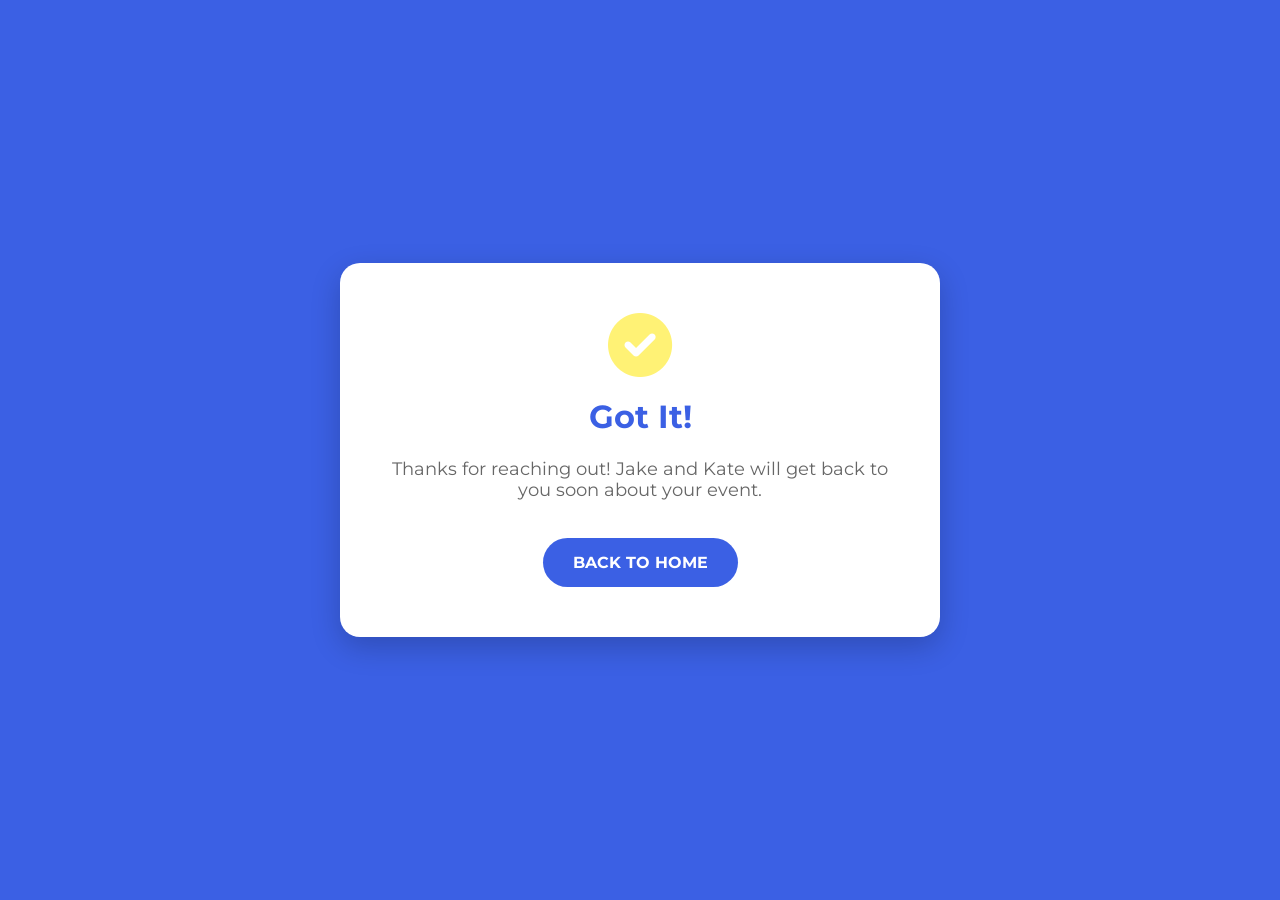
<file: success.html>
<!DOCTYPE html>
<html lang="en">
<head>
    <meta charset="UTF-8">
    <meta name="viewport" content="width=device-width, initial-scale=1.0">
    <title>Inquiry Received! | Connect More</title>
    <link href="https://fonts.googleapis.com/css2?family=Montserrat:wght@400;700&display=swap" rel="stylesheet">
    <link rel="stylesheet" href="https://cdnjs.cloudflare.com/ajax/libs/font-awesome/6.0.0/css/all.min.css">
    <style>
        body { 
            font-family: 'Montserrat', sans-serif; 
            color: #333333; 
            margin: 0; 
            background-color: #3B60E4; /* Connect More Blue */
            display: flex;
            align-items: center;
            justify-content: center;
            height: 100vh;
            text-align: center;
        }
        .success-card {
            background: white;
            padding: 50px;
            border-radius: 20px;
            box-shadow: 0 10px 30px rgba(0,0,0,0.2);
            max-width: 500px;
            margin: 20px;
        }
        i { color: #FFF275; font-size: 4em; margin-bottom: 20px; }
        h1 { color: #3B60E4; margin-top: 0; }
        p { font-size: 1.1em; color: #666; }
        .btn { 
            background: #3B60E4; 
            color: white; 
            padding: 15px 30px; 
            text-decoration: none; 
            font-weight: 700; 
            border-radius: 50px; 
            display: inline-block;
            margin-top: 20px;
            transition: transform 0.3s;
        }
        .btn:hover { transform: scale(1.05); }
    </style>
</head>
<body>
    <div class="success-card">
        <i class="fas fa-check-circle"></i>
        <h1>Got It!</h1>
        <p>Thanks for reaching out! Jake and Kate will get back to you soon about your event.</p>
        <a href="index.html" class="btn">BACK TO HOME</a>
    </div>
</body>
</html>
</file>
<file: style.css>
/* --- Root Variables --- */
:root {
    --diode-blue: #007bff;
    /* Crystal Seas Removed */
    --yellow-jasper: #e6d491;
    --black-cat: #2c3e50;
    --bg-light: #f4f7f6;
    --text-dark: #333;
    --white: #ffffff;
    
    /* Category Reference Colors */
    --strategy: #2980b9;
    --party: #8e44ad;
    --classic: #27ae60;
    --kids: #f39c12;
}

/* --- Base Styles --- */
* { 
    box-sizing: border-box; 
}

body {
    font-family: 'Montserrat', sans-serif;
    background-color: var(--bg-light);
    color: var(--text-dark);
    margin: 0; 
    padding: 0;
    line-height: 1.6;
}

/* --- Header & Branding --- */
header {
    background-color: var(--diode-blue);
    padding: 60px 20px;
    text-align: center;
    color: var(--white);
}

.piccenter {
    display: block;
    margin: 0 auto 20px;
    max-width: 260px;
    height: auto;
}

.hero-text {
    font-size: 3rem;
    font-weight: 700;
    letter-spacing: 4px;
    margin-bottom: 5px;
    text-transform: uppercase;
}

.tagline {
    font-size: 1.1rem;
    letter-spacing: 2px;
    opacity: 0.9;
    text-transform: uppercase;
    margin-bottom: 15px;
}

/* --- Layout Containers --- */
.container {
    max-width: 1100px;
    margin: 0 auto;
    padding: 40px 20px;
}

/* Card background set to White, Text set to Black Cat */
.card {
    background: var(--white);
    color: var(--black-cat);
    padding: 30px;
    border-radius: 12px;
    margin-bottom: 30px;
    box-shadow: 0 4px 15px rgba(0,0,0,0.05);
}

/* --- Navigation & Buttons --- */
.nav-container {
    display: flex;
    justify-content: center;
    gap: 15px;
    flex-wrap: wrap;
    margin-top: 20px;
}

.btn {
    padding: 12px 25px;
    text-decoration: none;
    font-weight: 700;
    border-radius: 5px;
    transition: 0.3s;
    font-size: 0.9rem;
    display: inline-block;
    cursor: pointer;
    background-color: var(--yellow-jasper);
    color: var(--black-cat);
    border: none;
    text-transform: uppercase;
    text-align: center;
}

.btn-secondary {
    background: transparent;
    border: 2px solid rgba(255,255,255,0.7);
    color: var(--white);
}

.btn:hover {
    transform: translateY(-2px);
    box-shadow: 0 4px 10px rgba(0,0,0,0.2);
    filter: brightness(1.05);
}

/* --- List View (Game Library & FAQ) --- */
#gameGrid.list-view, #faqGrid.list-view {
    display: flex;
    flex-direction: column;
    gap: 15px;
}

/* Game Card now uses White as base with Black Cat text */
.game-card {
    background: var(--white);
    color: var(--black-cat);
    border-radius: 8px;
    overflow: hidden;
    border: 1px solid #eee;
    box-shadow: 0 2px 5px rgba(0,0,0,0.05);
    width: 100%;
}

.game-info-bar {
    display: flex;
    gap: 10px;
    padding: 10px 20px;
    background-color: #f8f9fa; /* Light white-gray */
    border-bottom: 1px solid #eee;
}

.badge {
    font-size: 0.7rem;
    font-weight: 700;
    text-transform: uppercase;
    padding: 3px 10px;
    border-radius: 4px;
    letter-spacing: 0.5px;
    background: var(--black-cat); /* Changed to dark to pop on white card */
    color: var(--white);
}

.game-header {
    padding: 15px 20px;
    cursor: pointer;
    display: flex;
    justify-content: space-between;
    align-items: center;
}

.game-header h2 { 
    margin: 0; 
    font-size: 1.2rem; 
    color: var(--black-cat); 
}

.game-title-row {
    display: flex;
    justify-content: space-between;
    width: 100%;
    align-items: center;
}

.game-content {
    max-height: 0;
    overflow: hidden;
    transition: 0.3s ease-out;
    padding: 0 20px;
}

/* Set internal card paragraph text to Black Cat */
.game-content p {
    color: var(--black-cat);
}

.game-card.active .game-content {
    max-height: 600px;
    padding-bottom: 20px;
}

.arrow { 
    transition: 0.3s; 
    color: #ccc; 
}

.game-card.active .arrow { 
    transform: rotate(180deg); 
    color: var(--diode-blue);
}

/* --- Filters --- */
.search-section {
    background: var(--white);
    padding: 25px;
    border-radius: 12px;
    margin-top: -40px;
    box-shadow: 0 10px 30px rgba(0,0,0,0.1);
    margin-bottom: 30px;
}

#gameSearch {
    width: 100%;
    padding: 15px;
    border-radius: 8px;
    border: 1px solid #ddd;
    font-size: 1rem;
    font-family: inherit;
    margin-bottom: 20px;
    color: var(--black-cat);
}

.filter-btn {
    padding: 6px 15px;
    border-radius: 20px;
    border: 1px solid #ddd;
    background: var(--white);
    color: var(--black-cat);
    cursor: pointer;
    font-family: inherit;
    font-size: 0.8rem;
    transition: 0.2s;
}

.filter-btn.active {
    background: var(--yellow-jasper);
    color: var(--black-cat);
    border-color: var(--yellow-jasper);
}

/* --- Images & Profiles --- */
.about-image {
    width: 100%;
    max-width: 600px;
    height: auto;
    border-radius: 12px;
    display: block;
    margin: 0 auto 20px;
    box-shadow: 0 4px 15px rgba(0,0,0,0.1);
}

/* --- Footer --- */
.footer {
    background: var(--black-cat);
    color: var(--white);
    text-align: center;
    padding: 60px 20px;
}

.footer-nav a { 
    color: white; 
    text-decoration: none; 
    margin: 0 10px; 
    font-size: 0.9rem; 
    opacity: 0.8;
}

.footer-nav a:hover {
    opacity: 1;
    color: var(--yellow-jasper);
}

.social-icons i { 
    font-size: 1.8rem; 
    margin: 0 15px; 
    color: white; 
    transition: 0.3s;
}

.social-icons i:hover {
    color: var(--yellow-jasper);
}

/* --- Mobile Adjustments --- */
@media (max-width: 600px) {
    .hero-text { font-size: 2rem; }
    .tagline { font-size: 0.9rem; }
    .container { padding: 20px 15px; }
}
</file>
